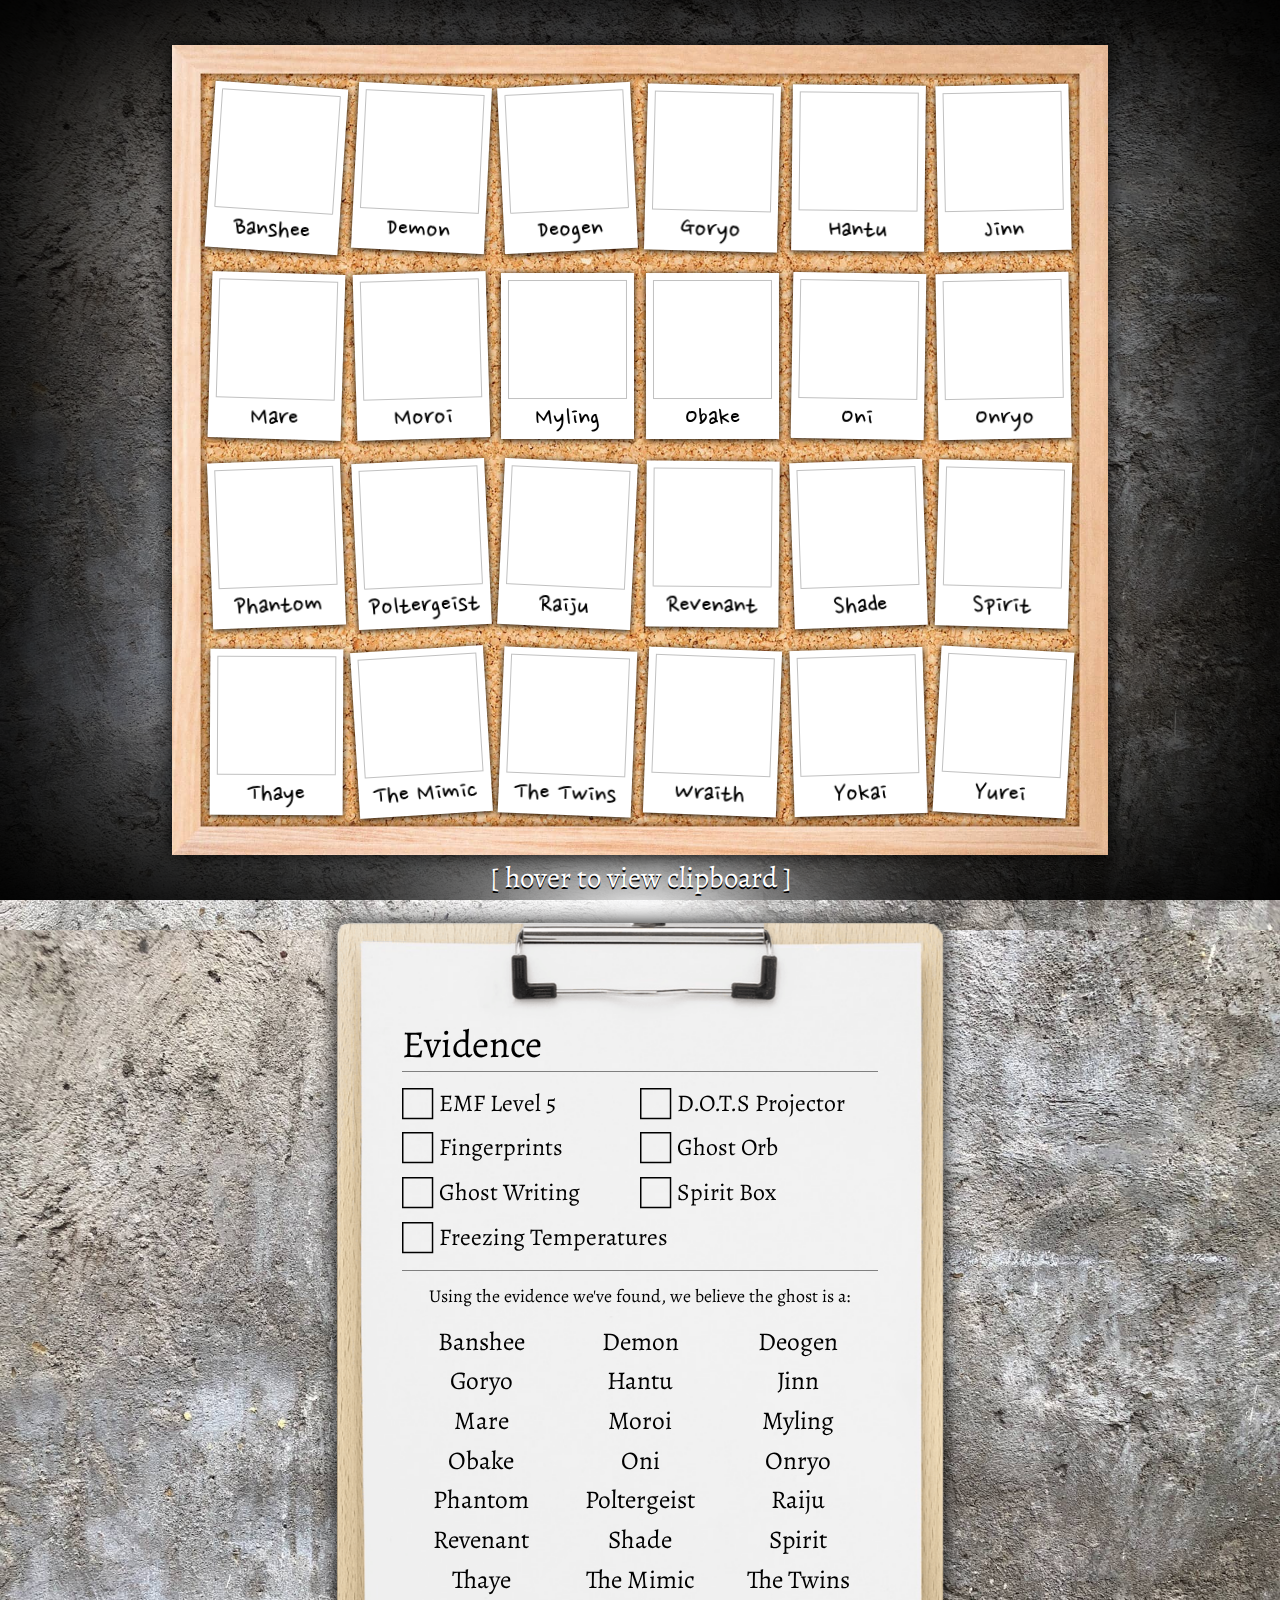
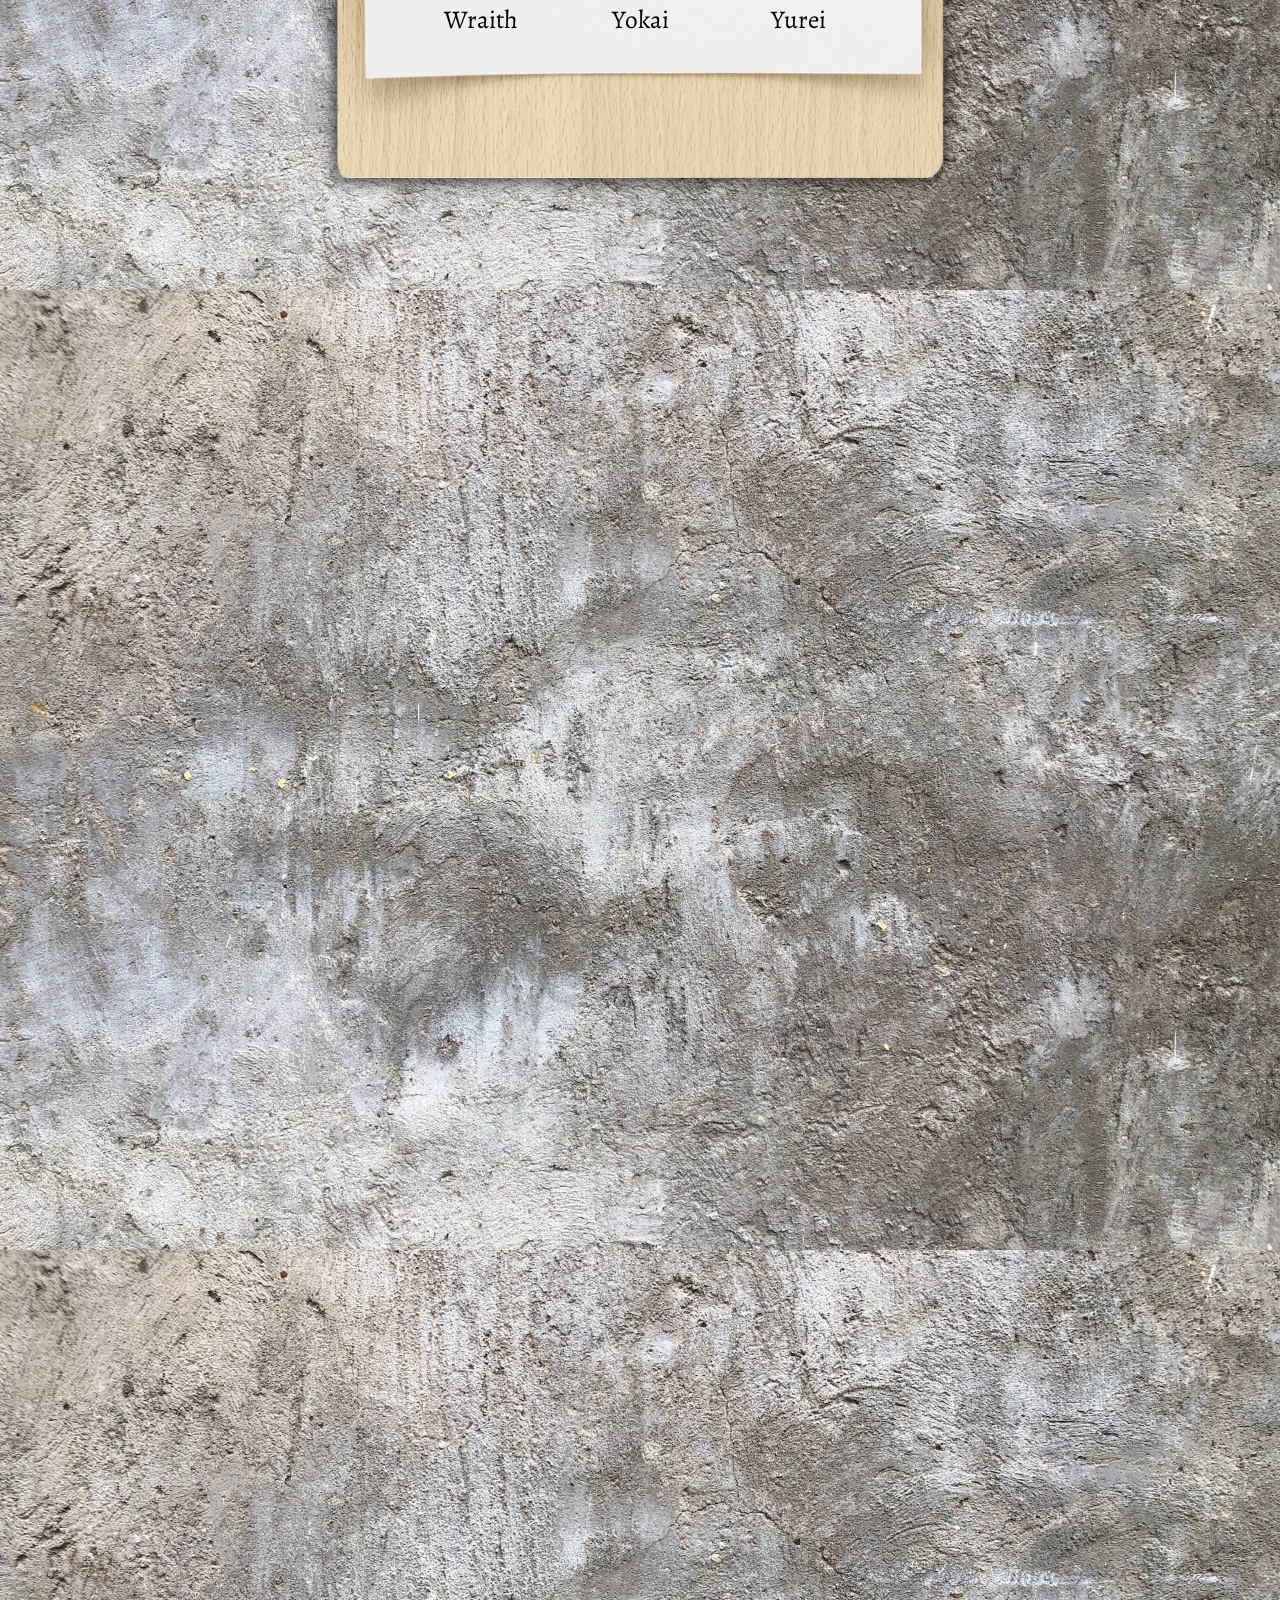
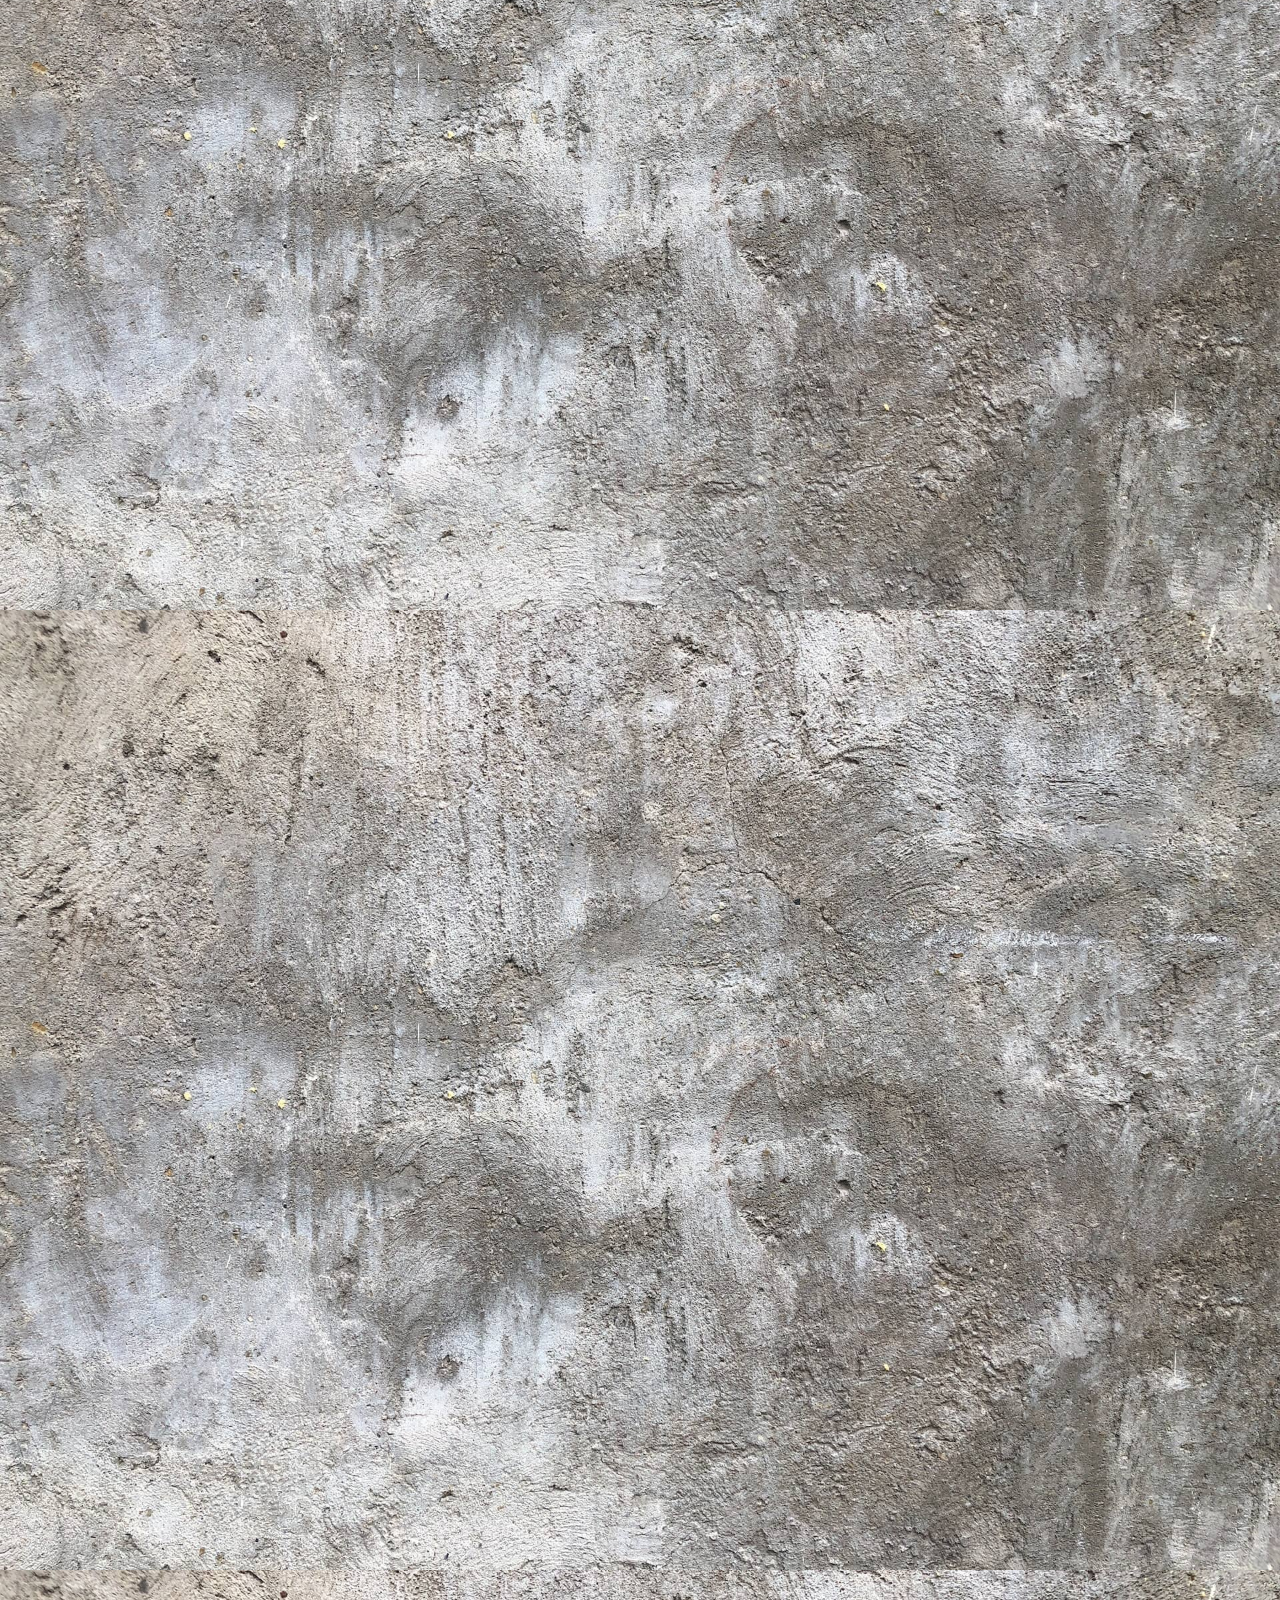
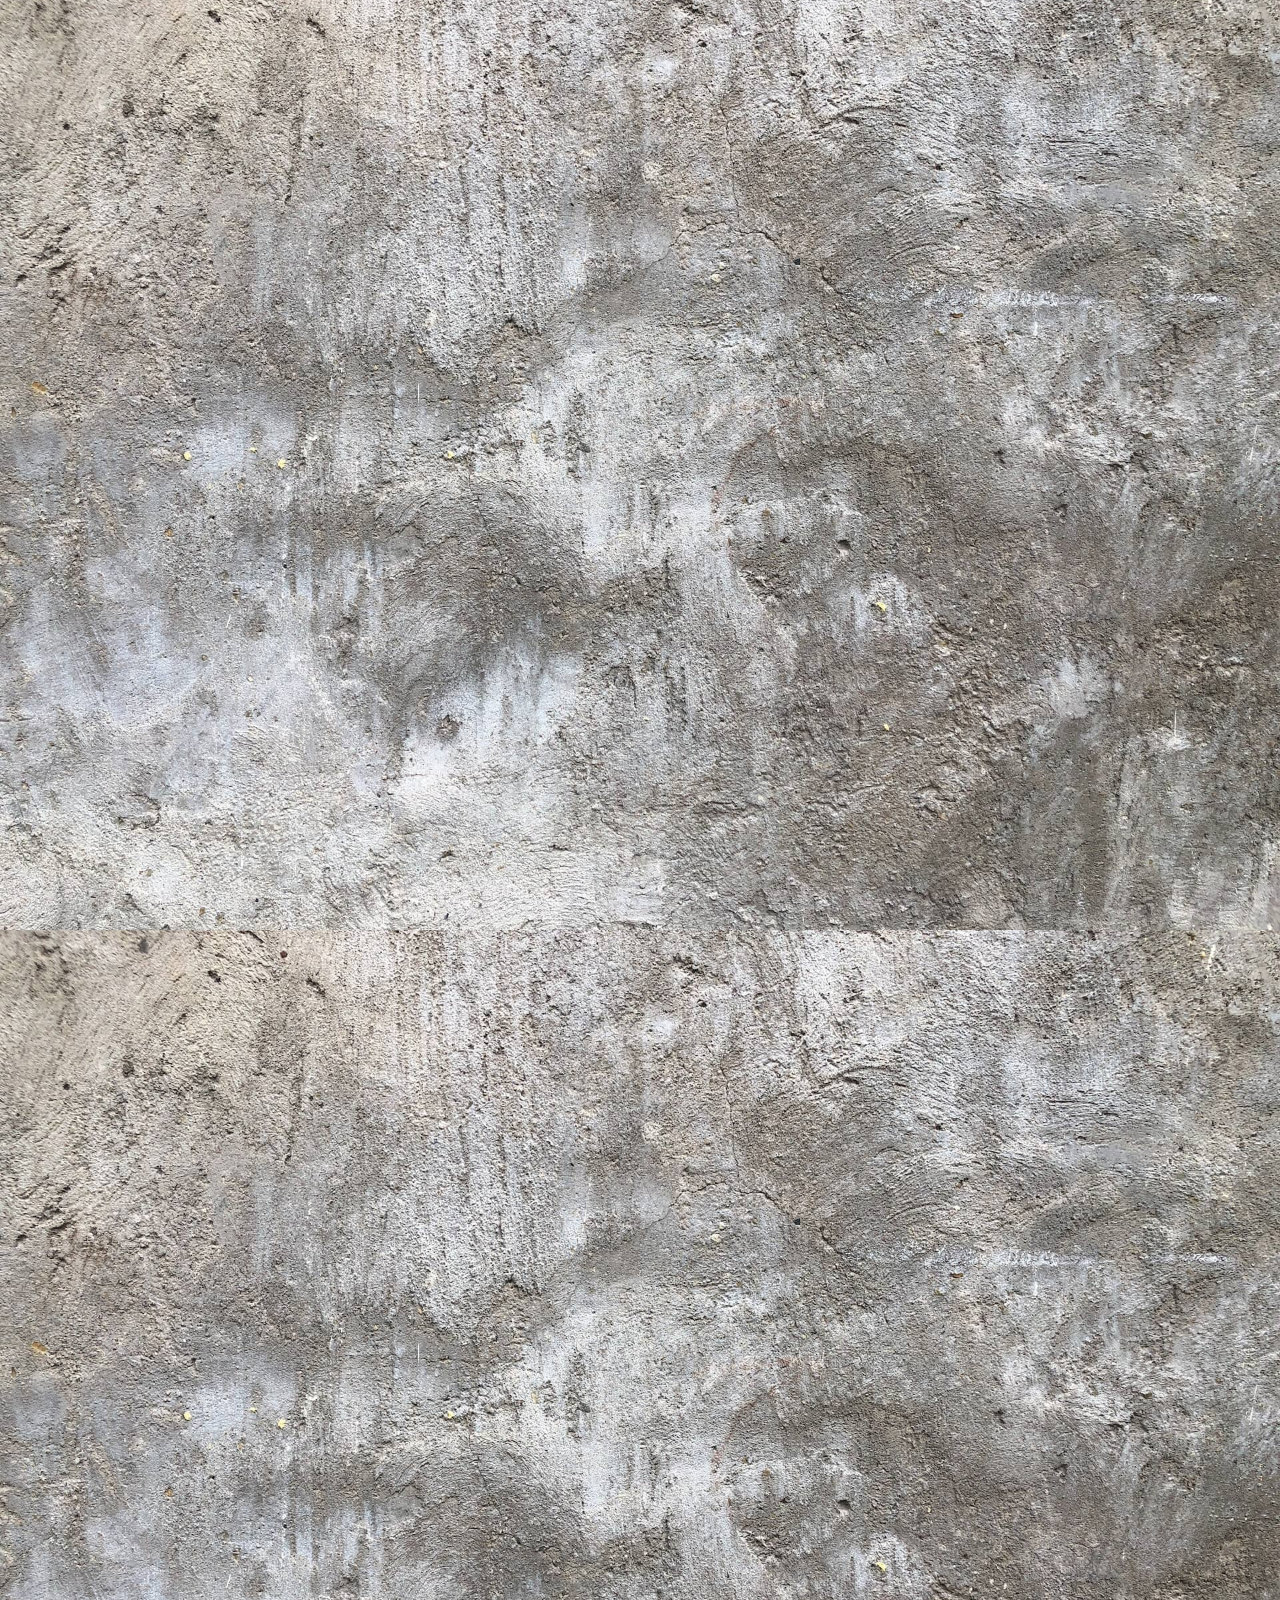
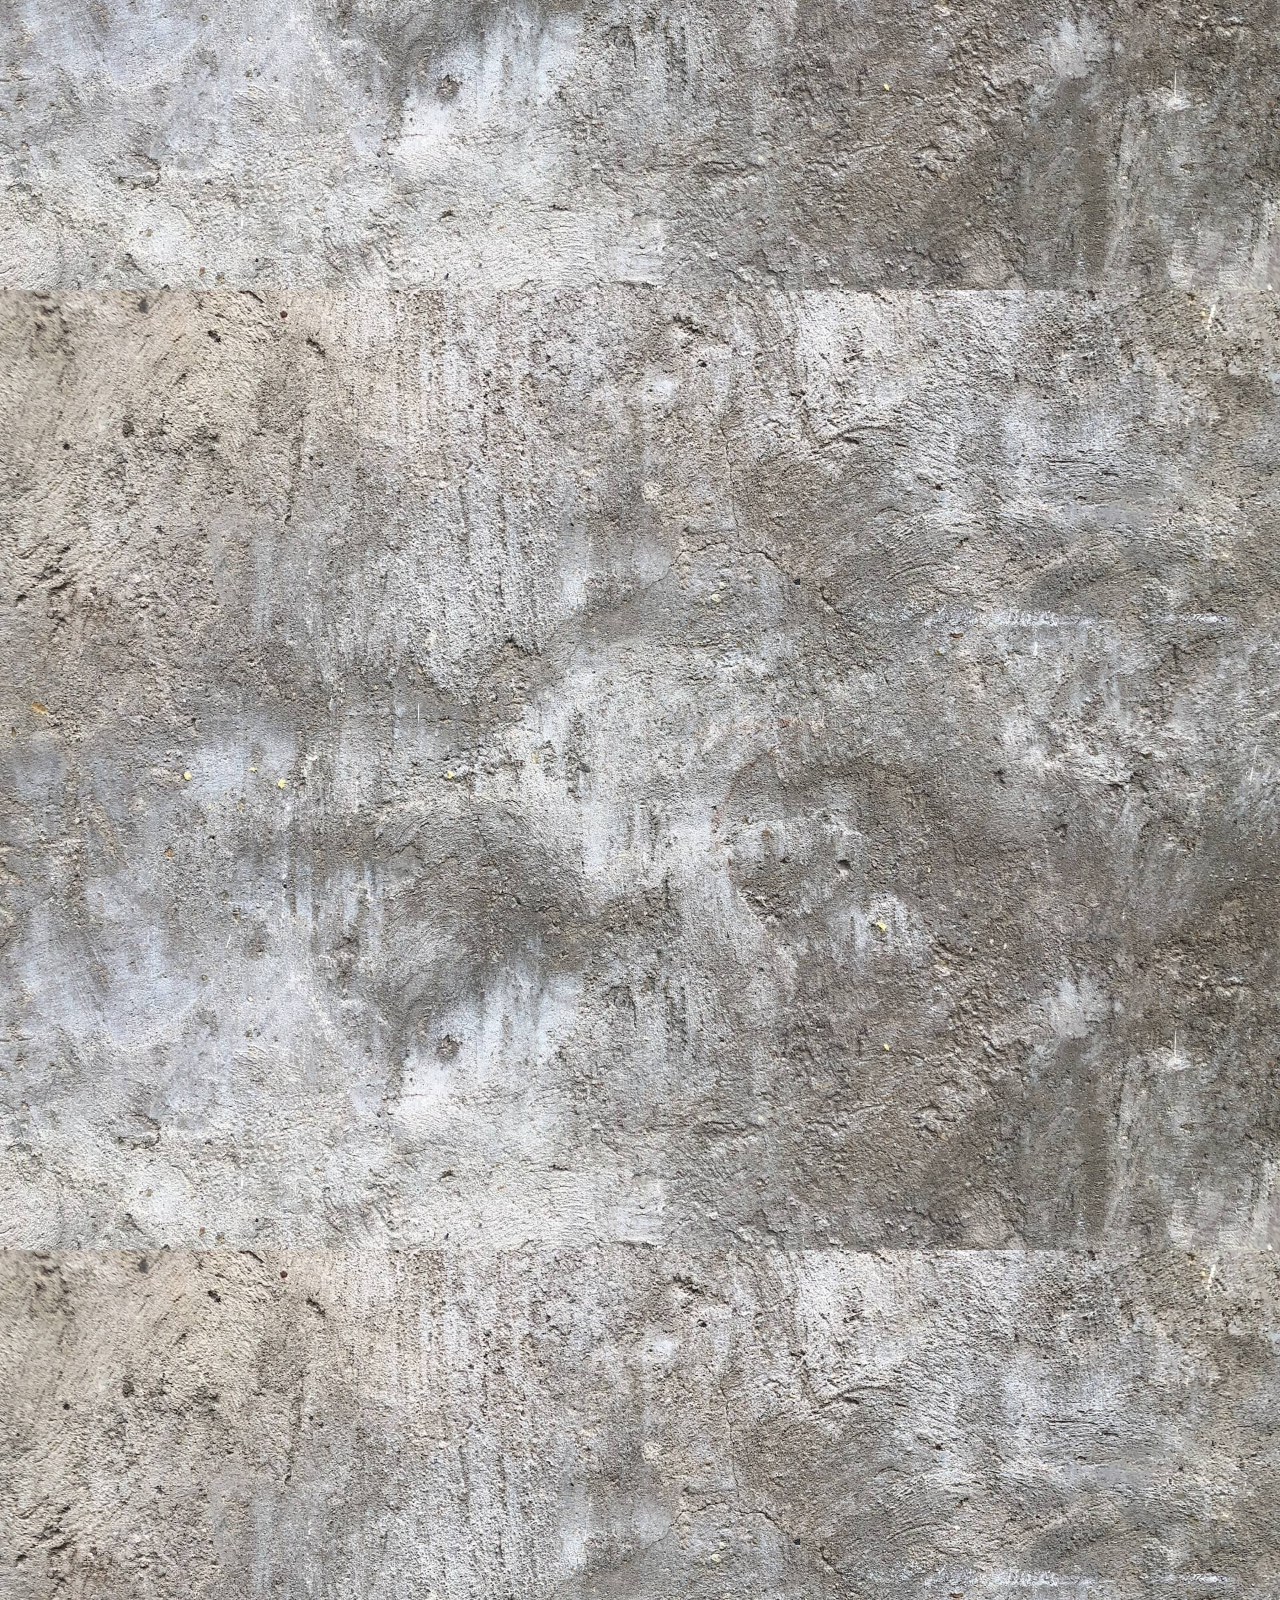
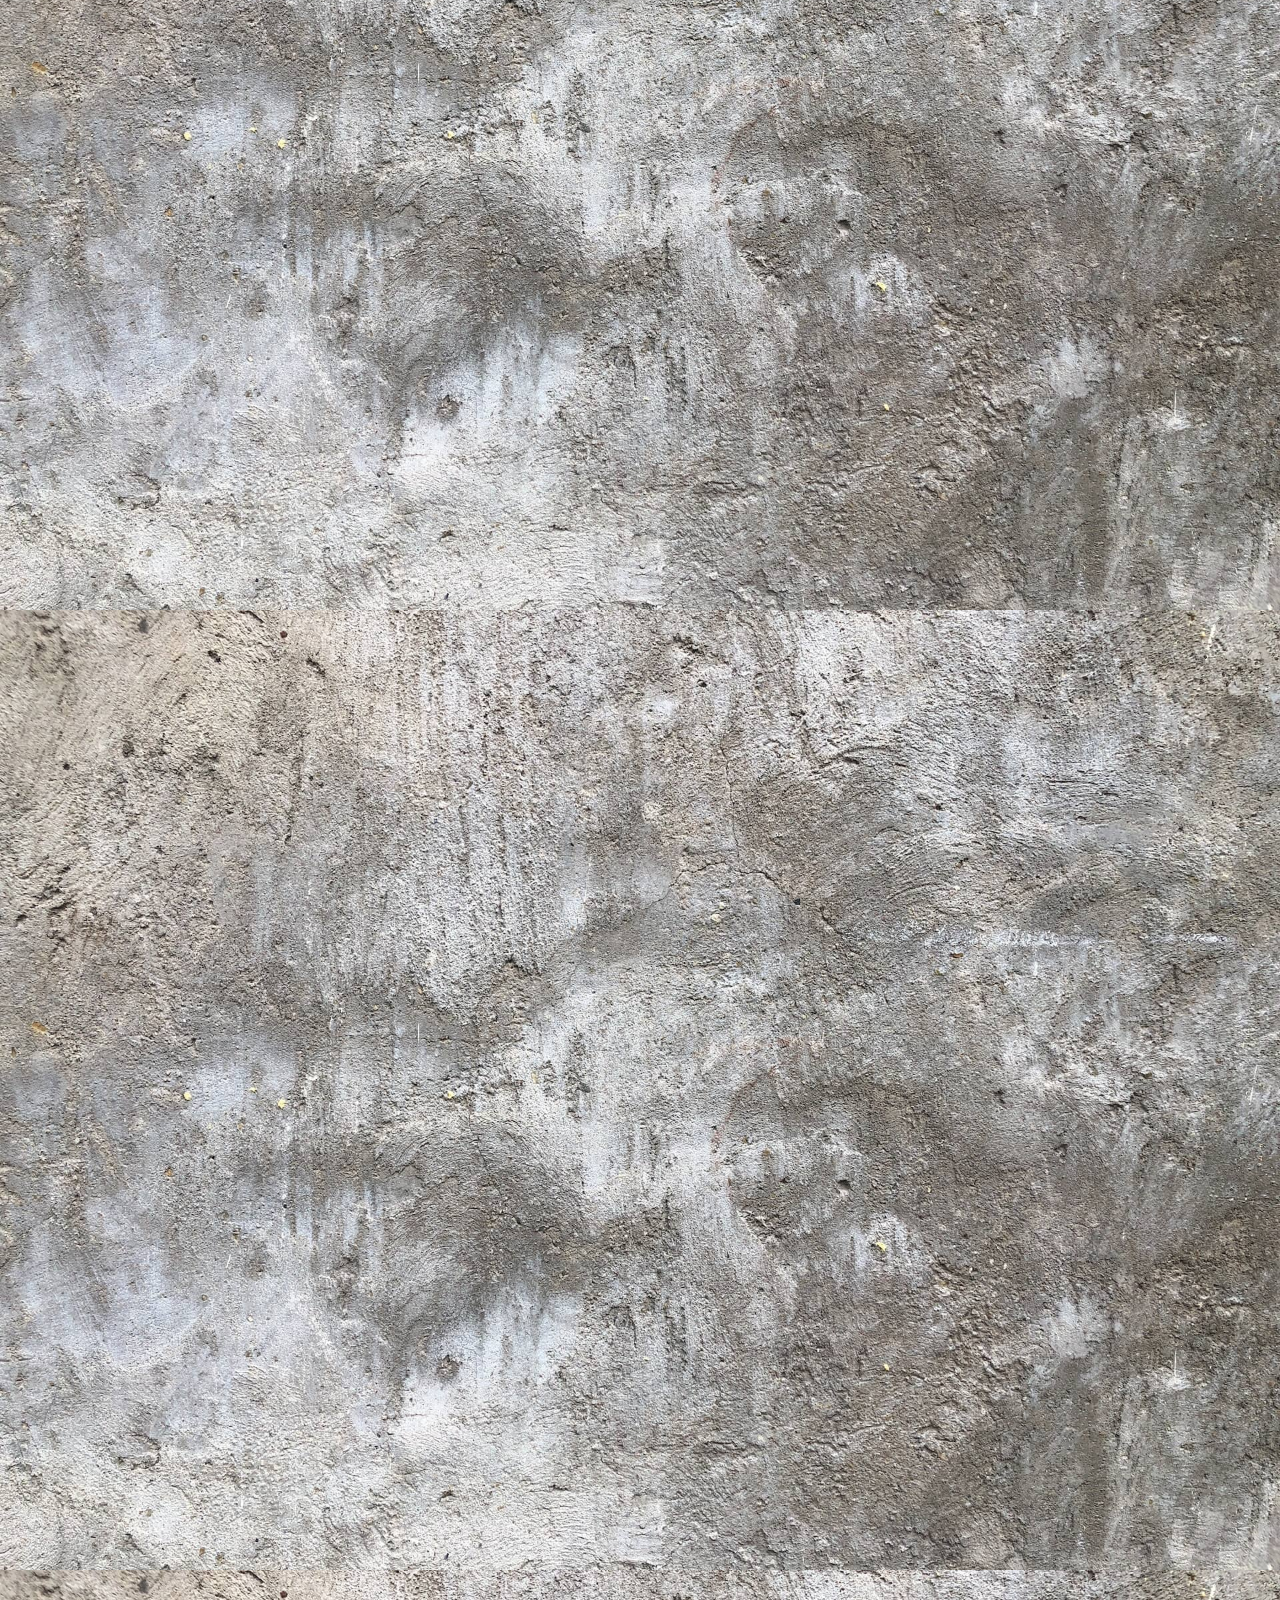
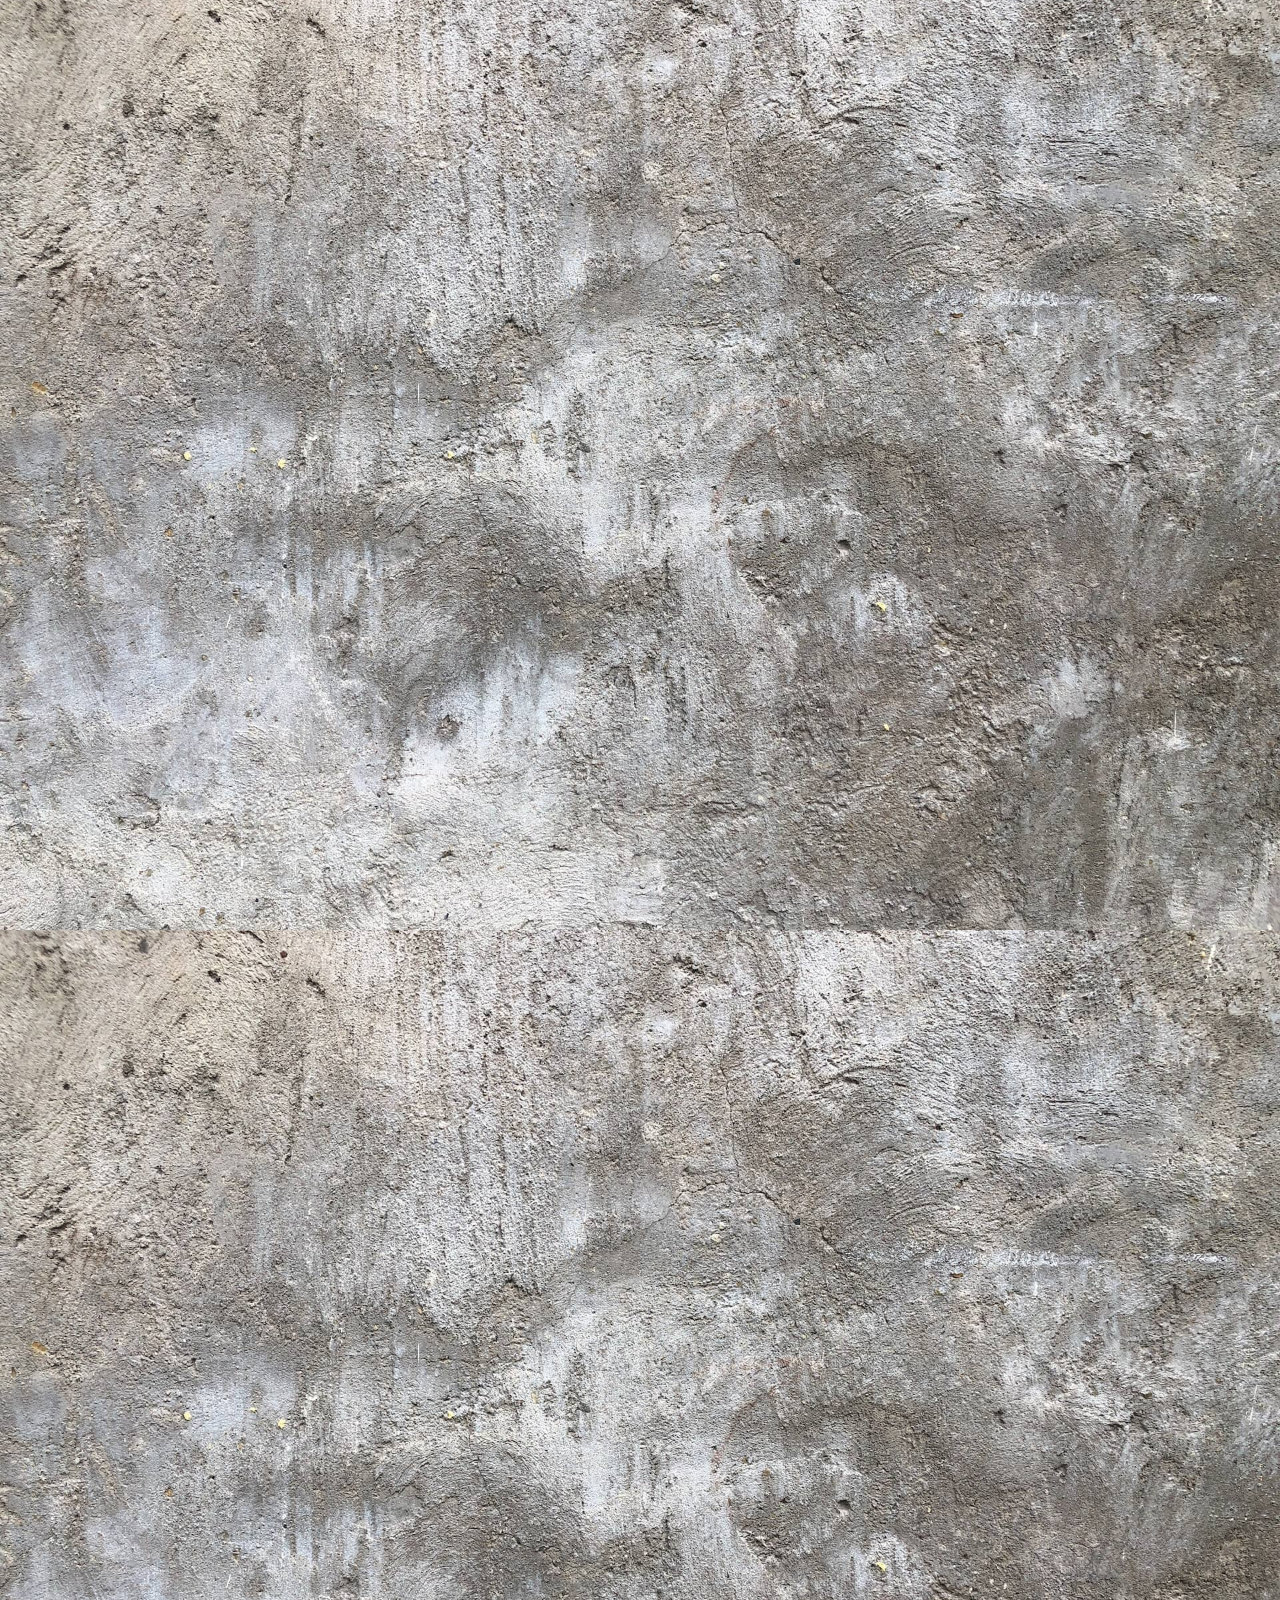
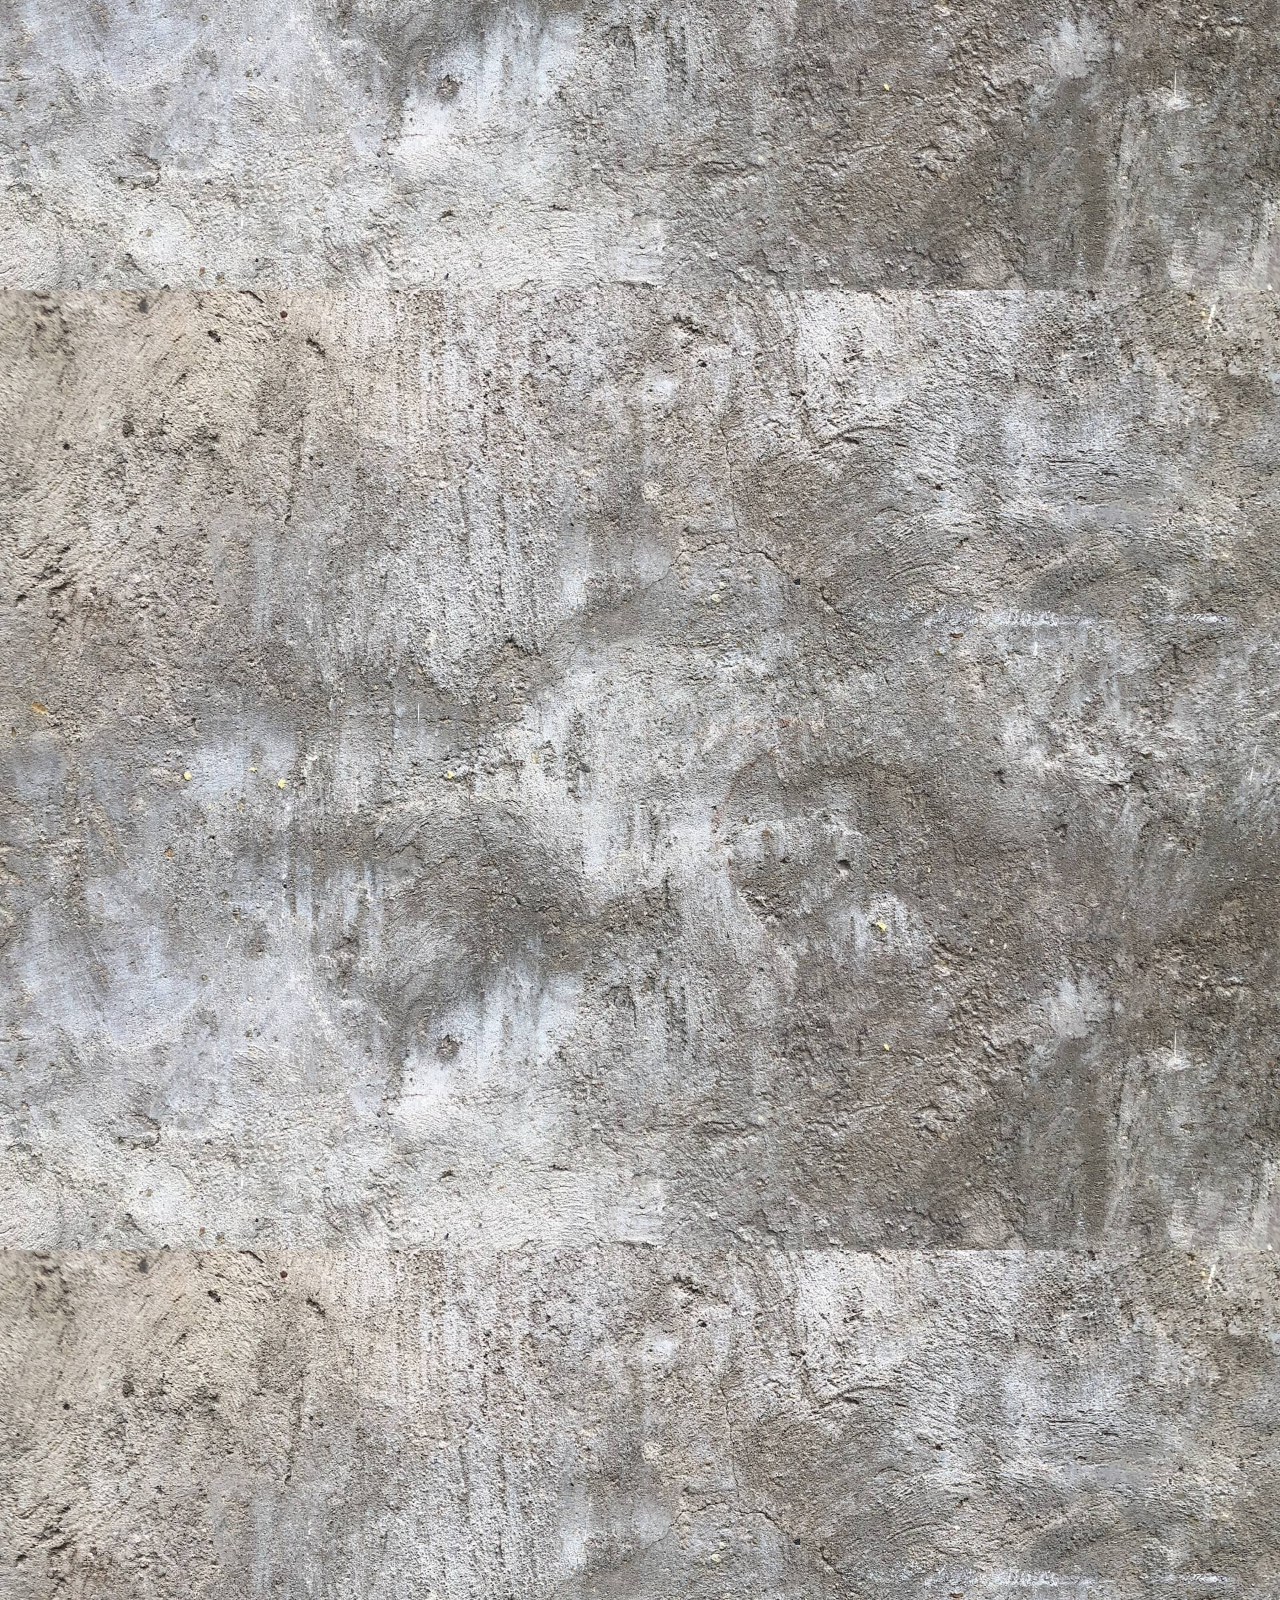
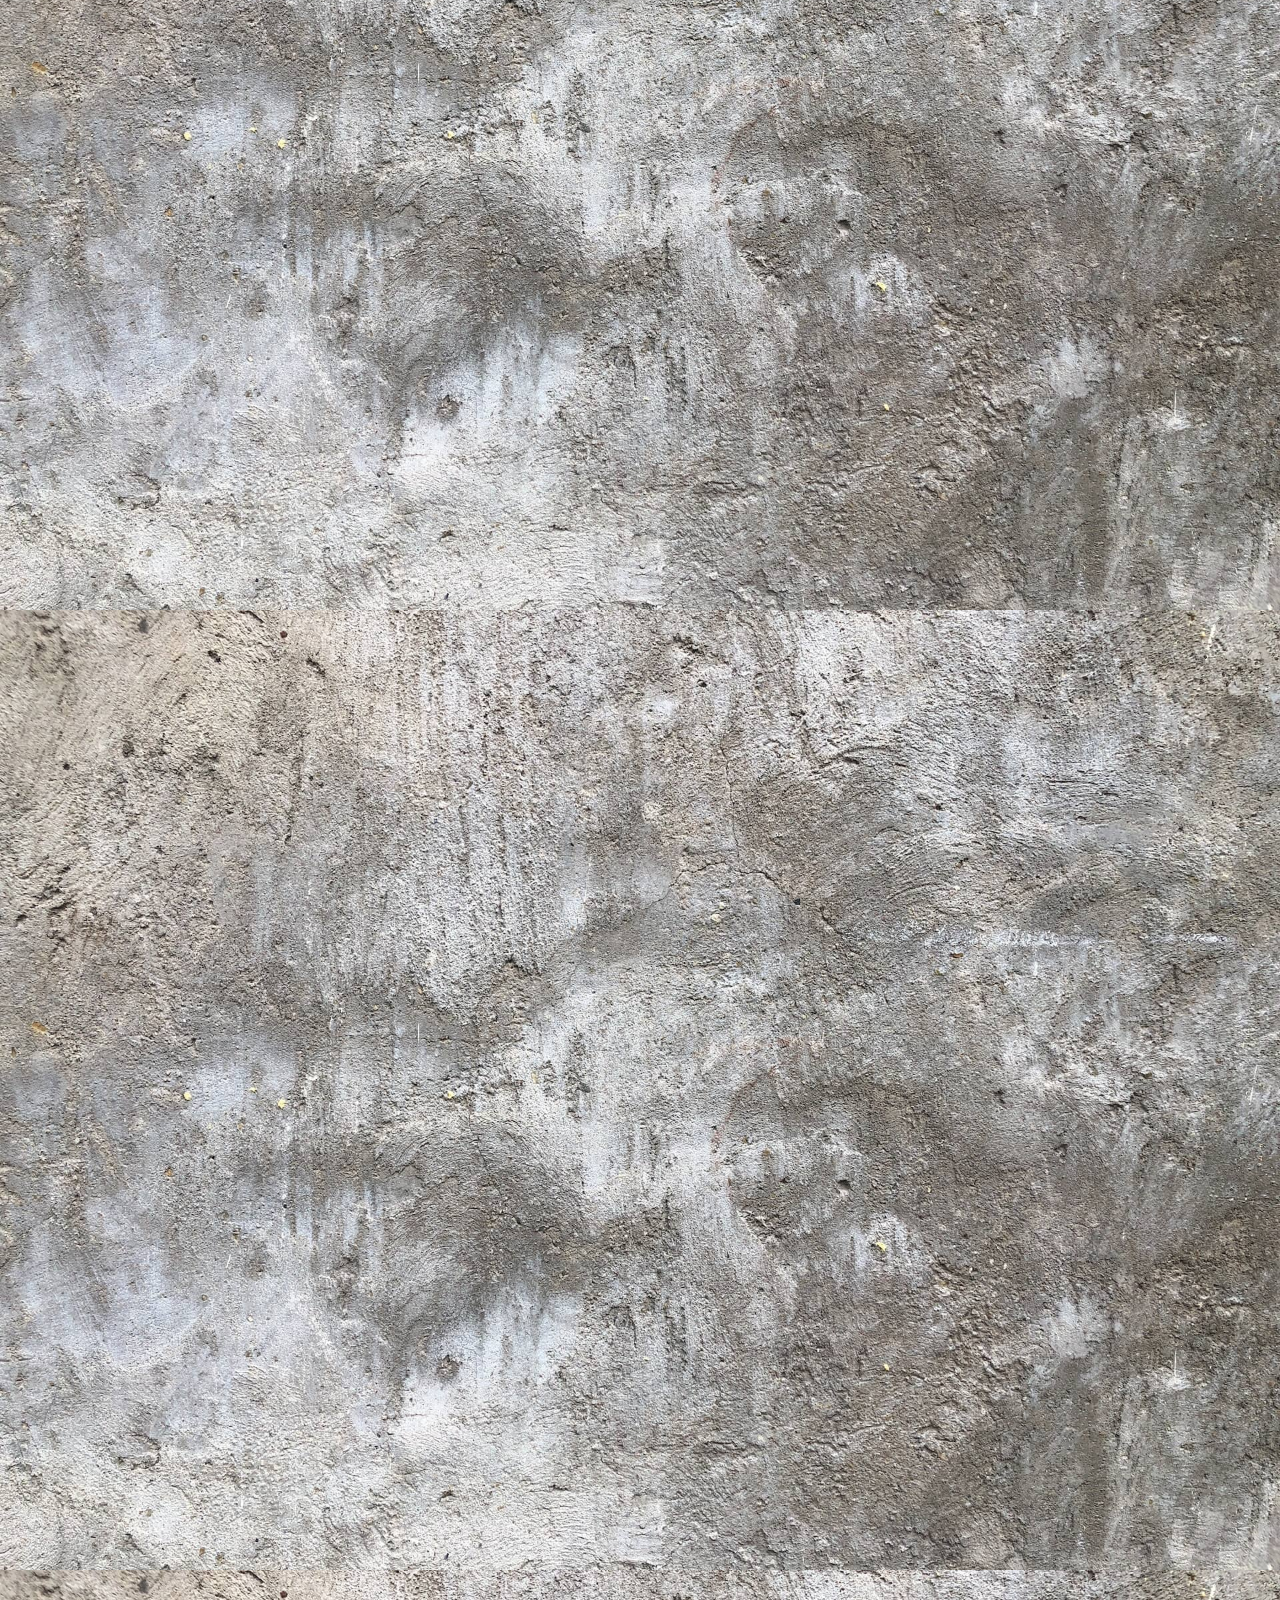
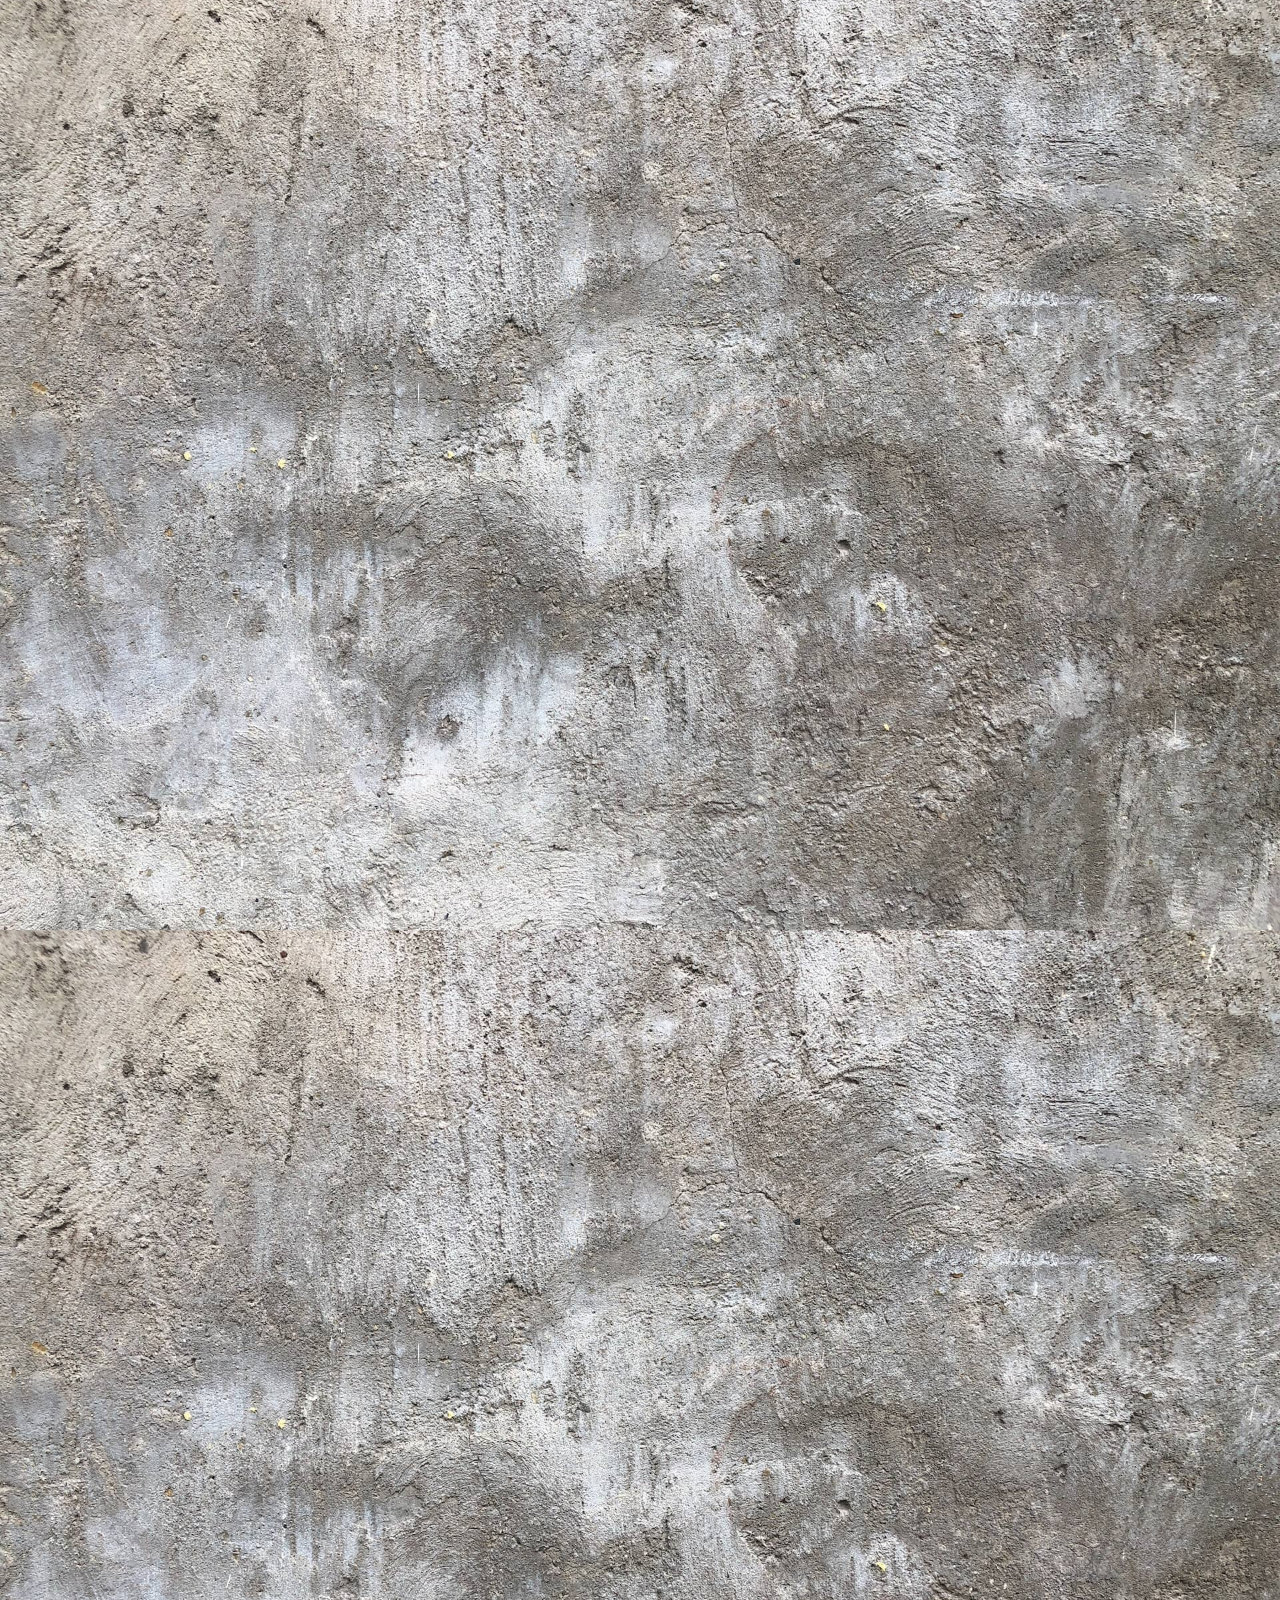
<file: hit-list/index.html>
<!DOCTYPE html>
<html lang="en">
<head>
	<meta charset="UTF-8">
	<meta http-equiv="X-UA-Compatible" content="IE=edge">
	<meta name="viewport" content="width=device-width, initial-scale=1.0">
	<title>Hit List</title>
	<link rel="preconnect" href="https://fonts.googleapis.com">
	<link rel="preconnect" href="https://fonts.gstatic.com" crossorigin>
	<link rel="stylesheet" href="https://fonts.googleapis.com/css2?family=Alegreya&family=Finger+Paint&family=Martian+Mono:wght@100&family=Nanum+Pen+Script&display=swap">
	<link rel="stylesheet" href="Styles/main.css">
	<link rel="stylesheet" href="Styles/photo.css">
	<link rel="stylesheet" href="Styles/clipboard.css">
	<script type="module" src="Scripts/main.js"></script>
</head>
<body>
	<div id="board" class="container">
		<div></div>
	</div>
	<div id="clipboard" class="container">
		<div>
			<h1></h1>
			<hr>
			<div id="evidence"></div>
			<hr>
			<span></span>
			<div id="ghosts"></div>
		</div>
	</div>
	<div id="view-clipboard"></div>
</body>
</html>
</file>
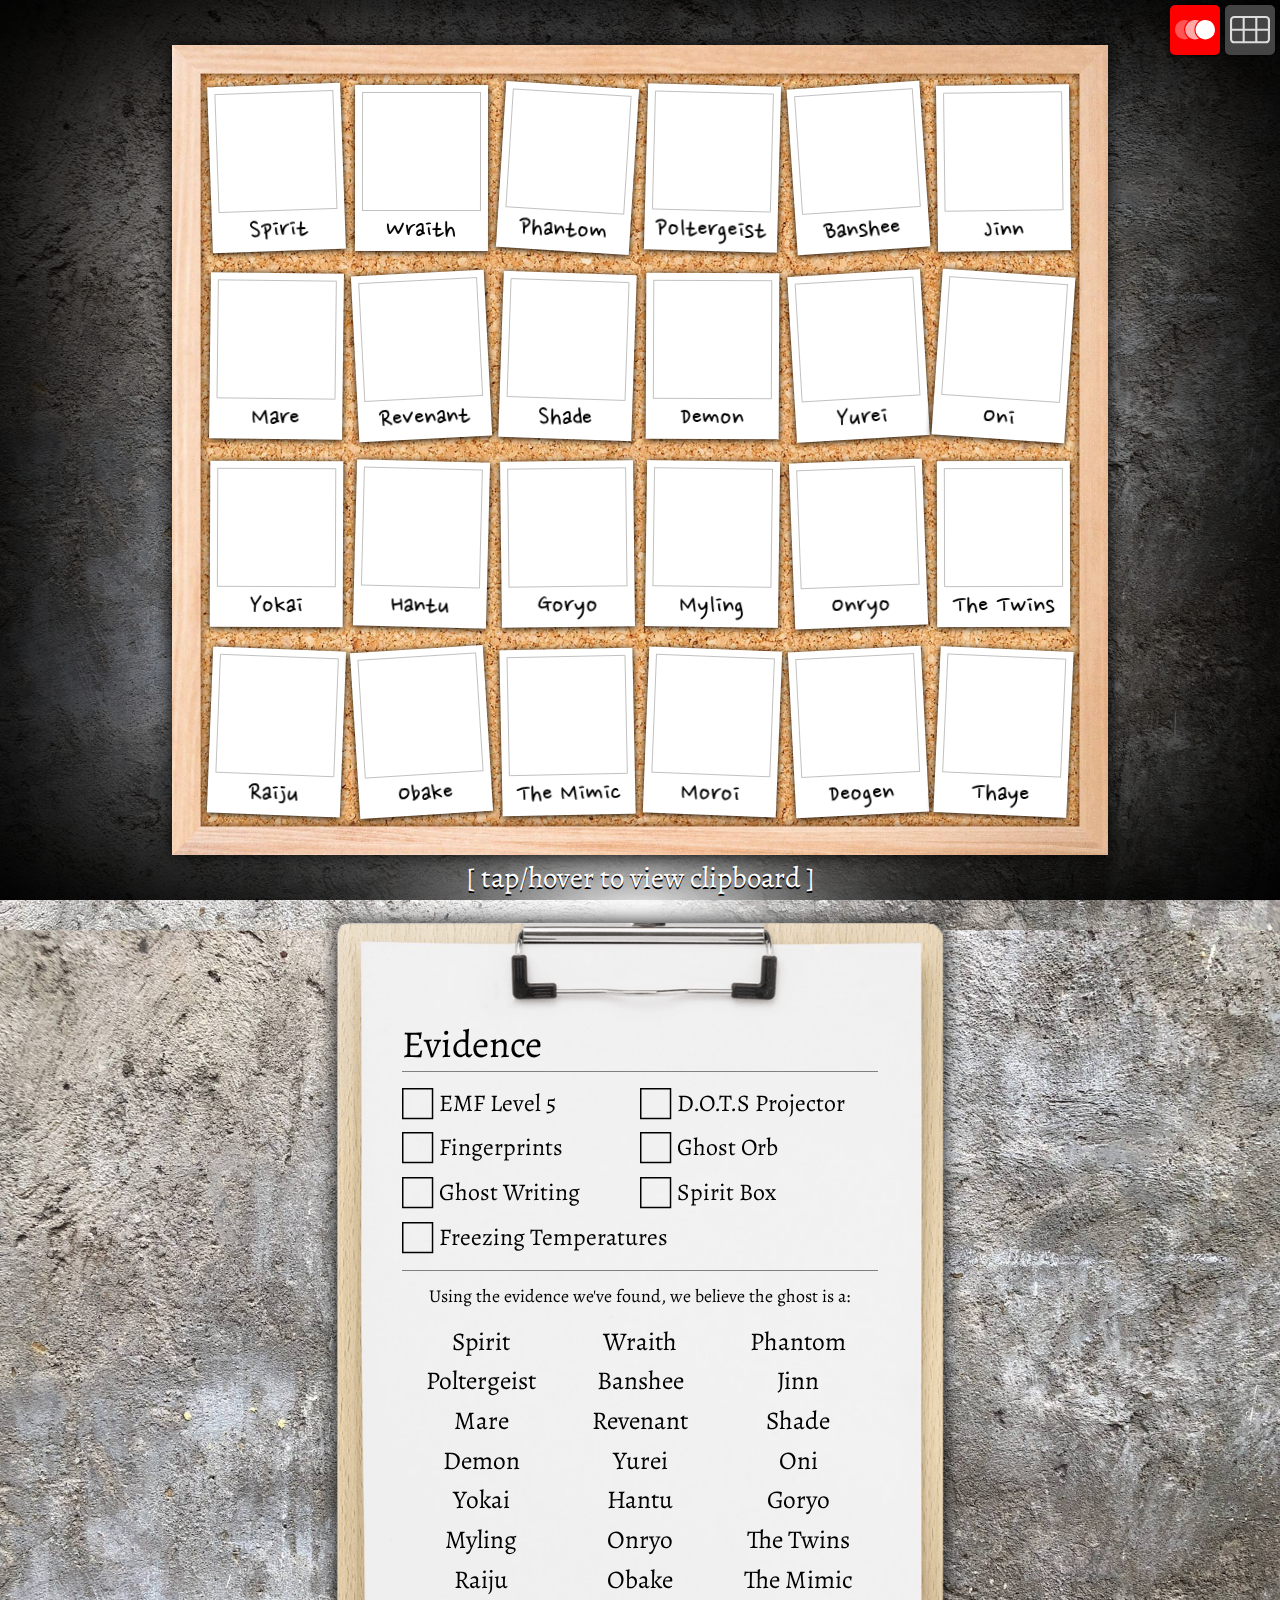
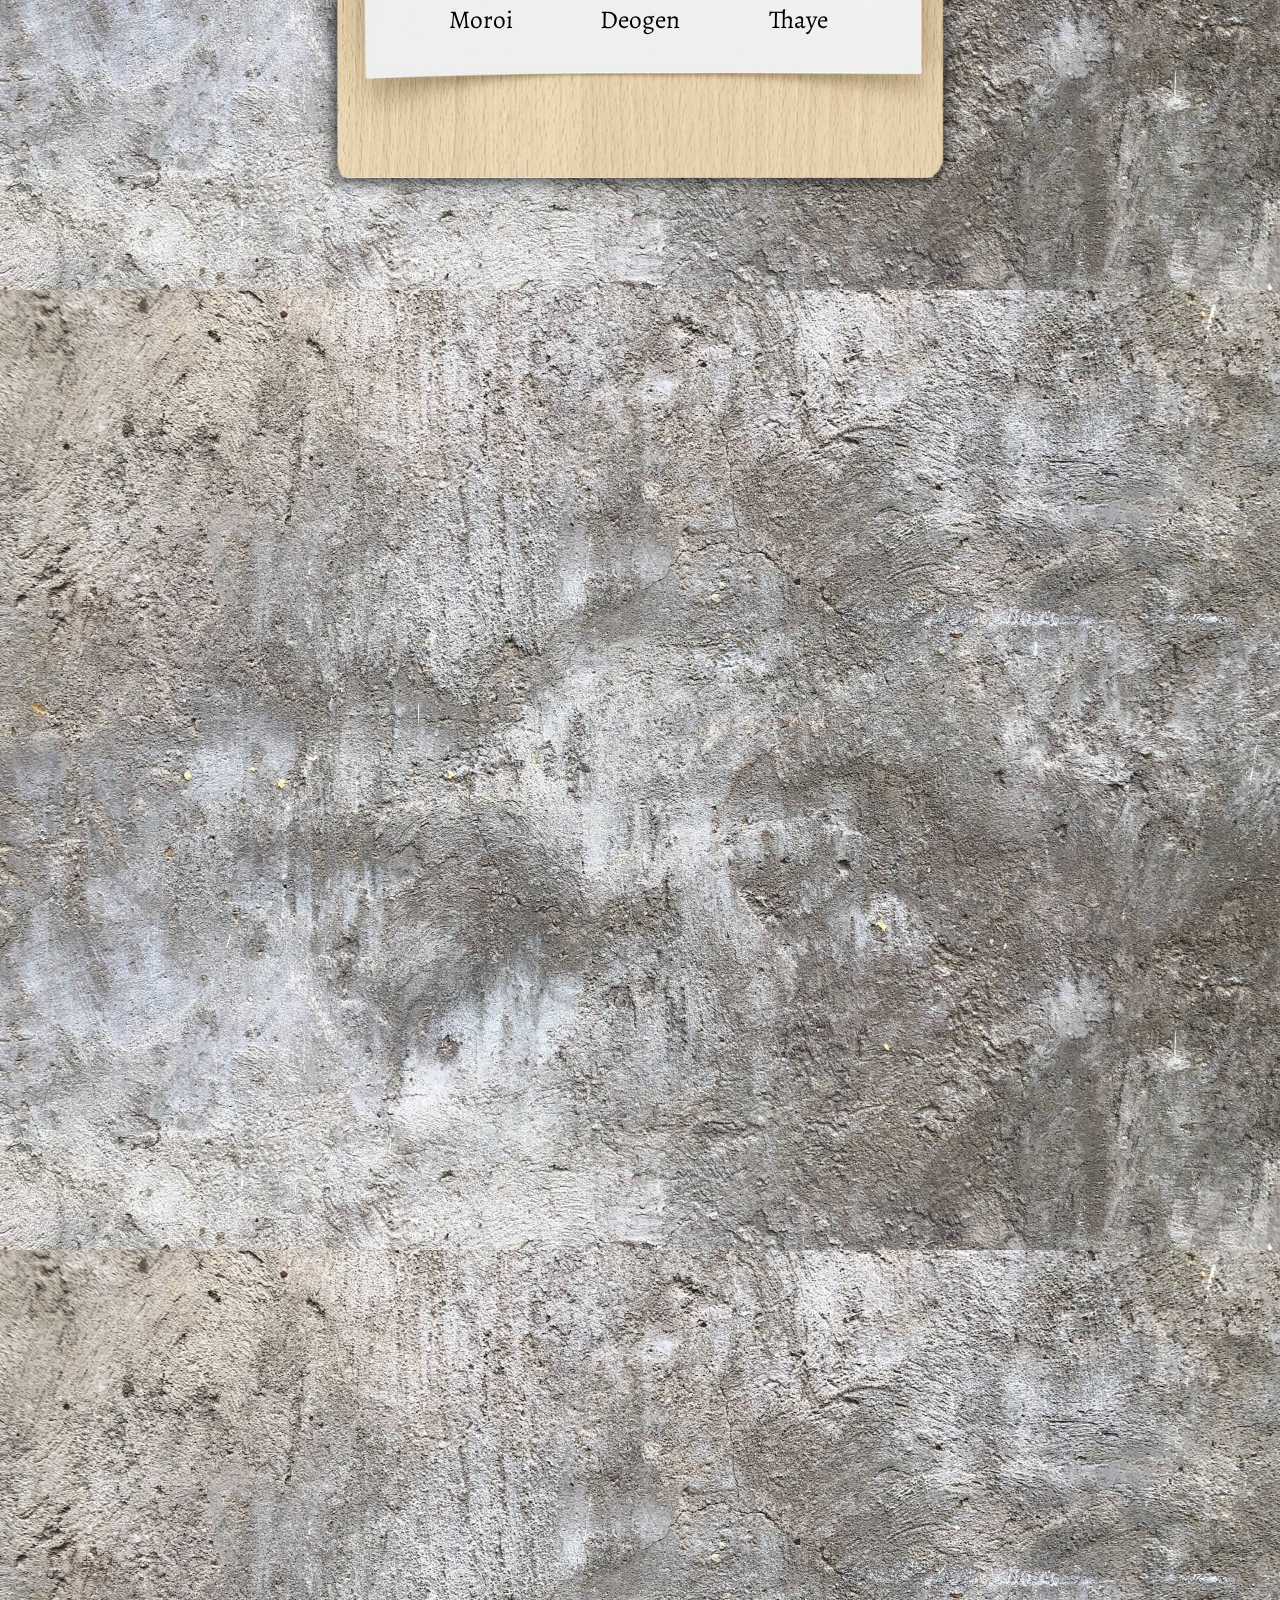
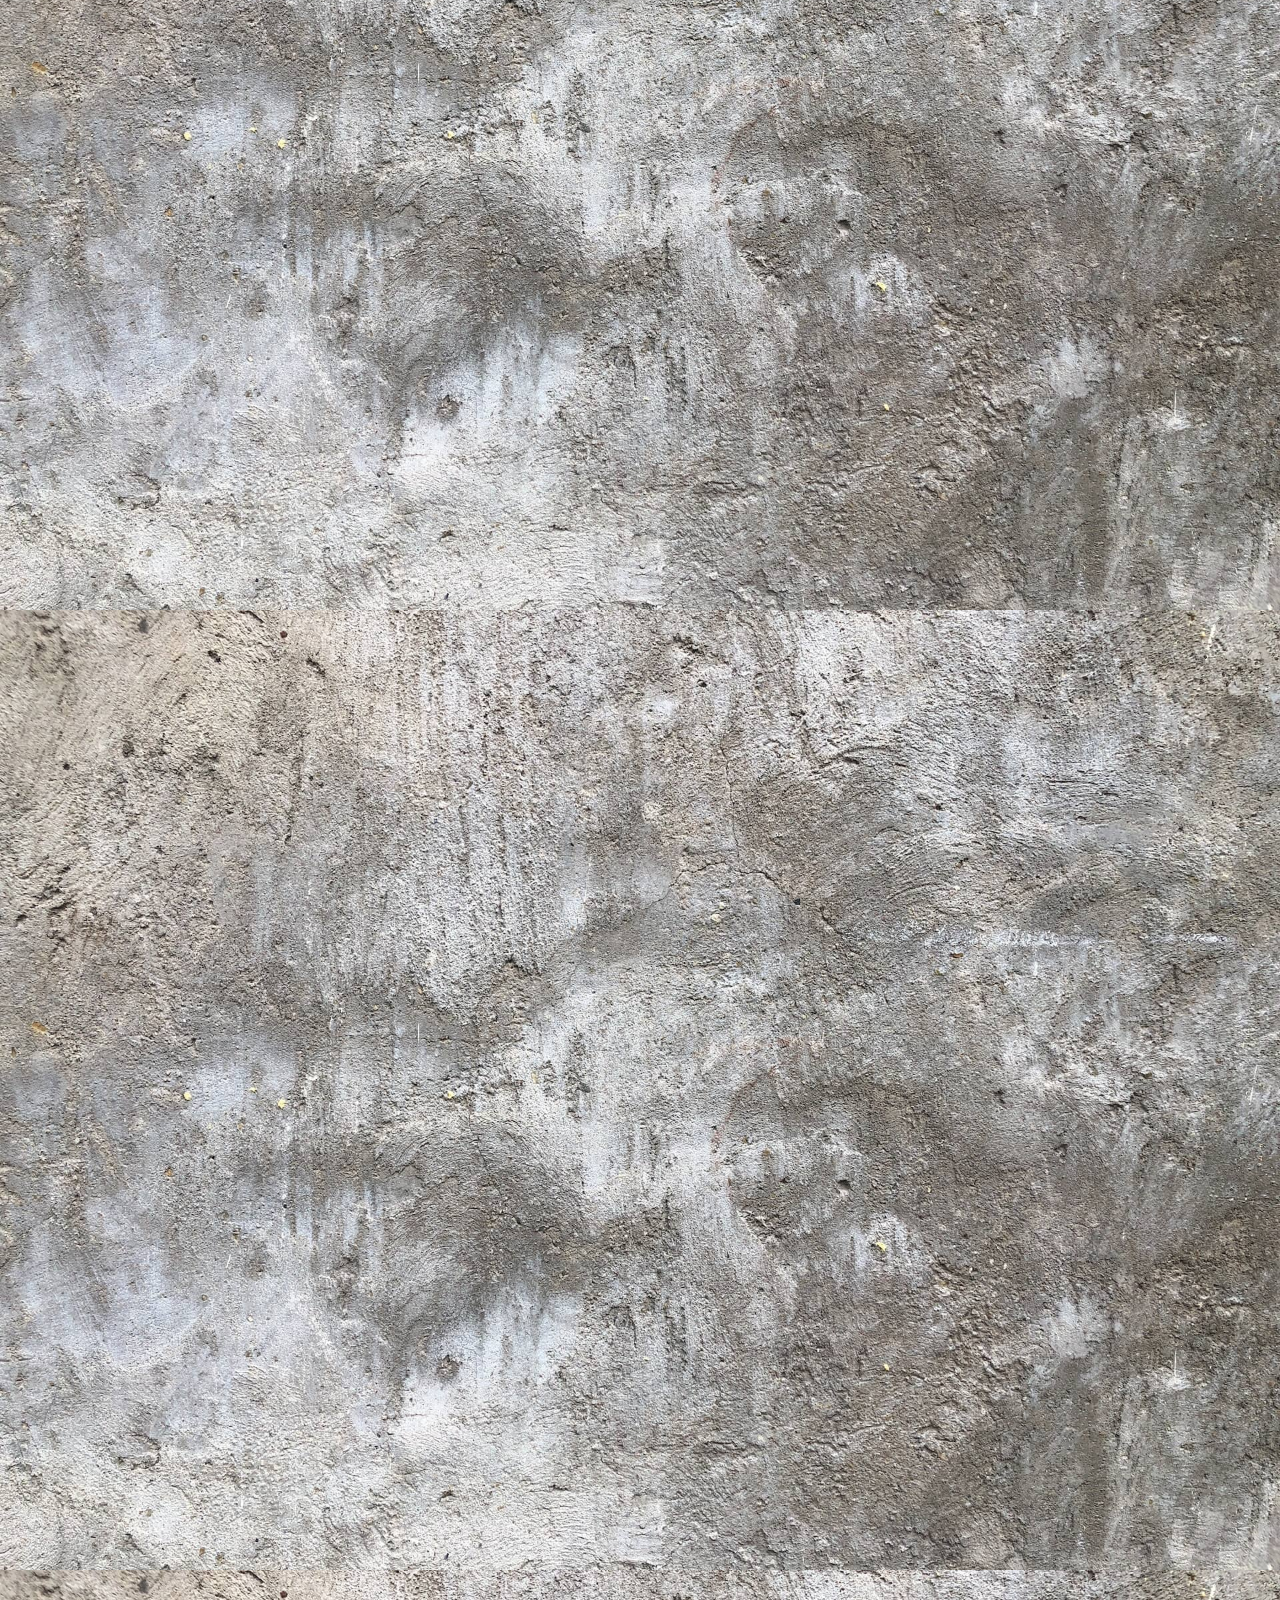
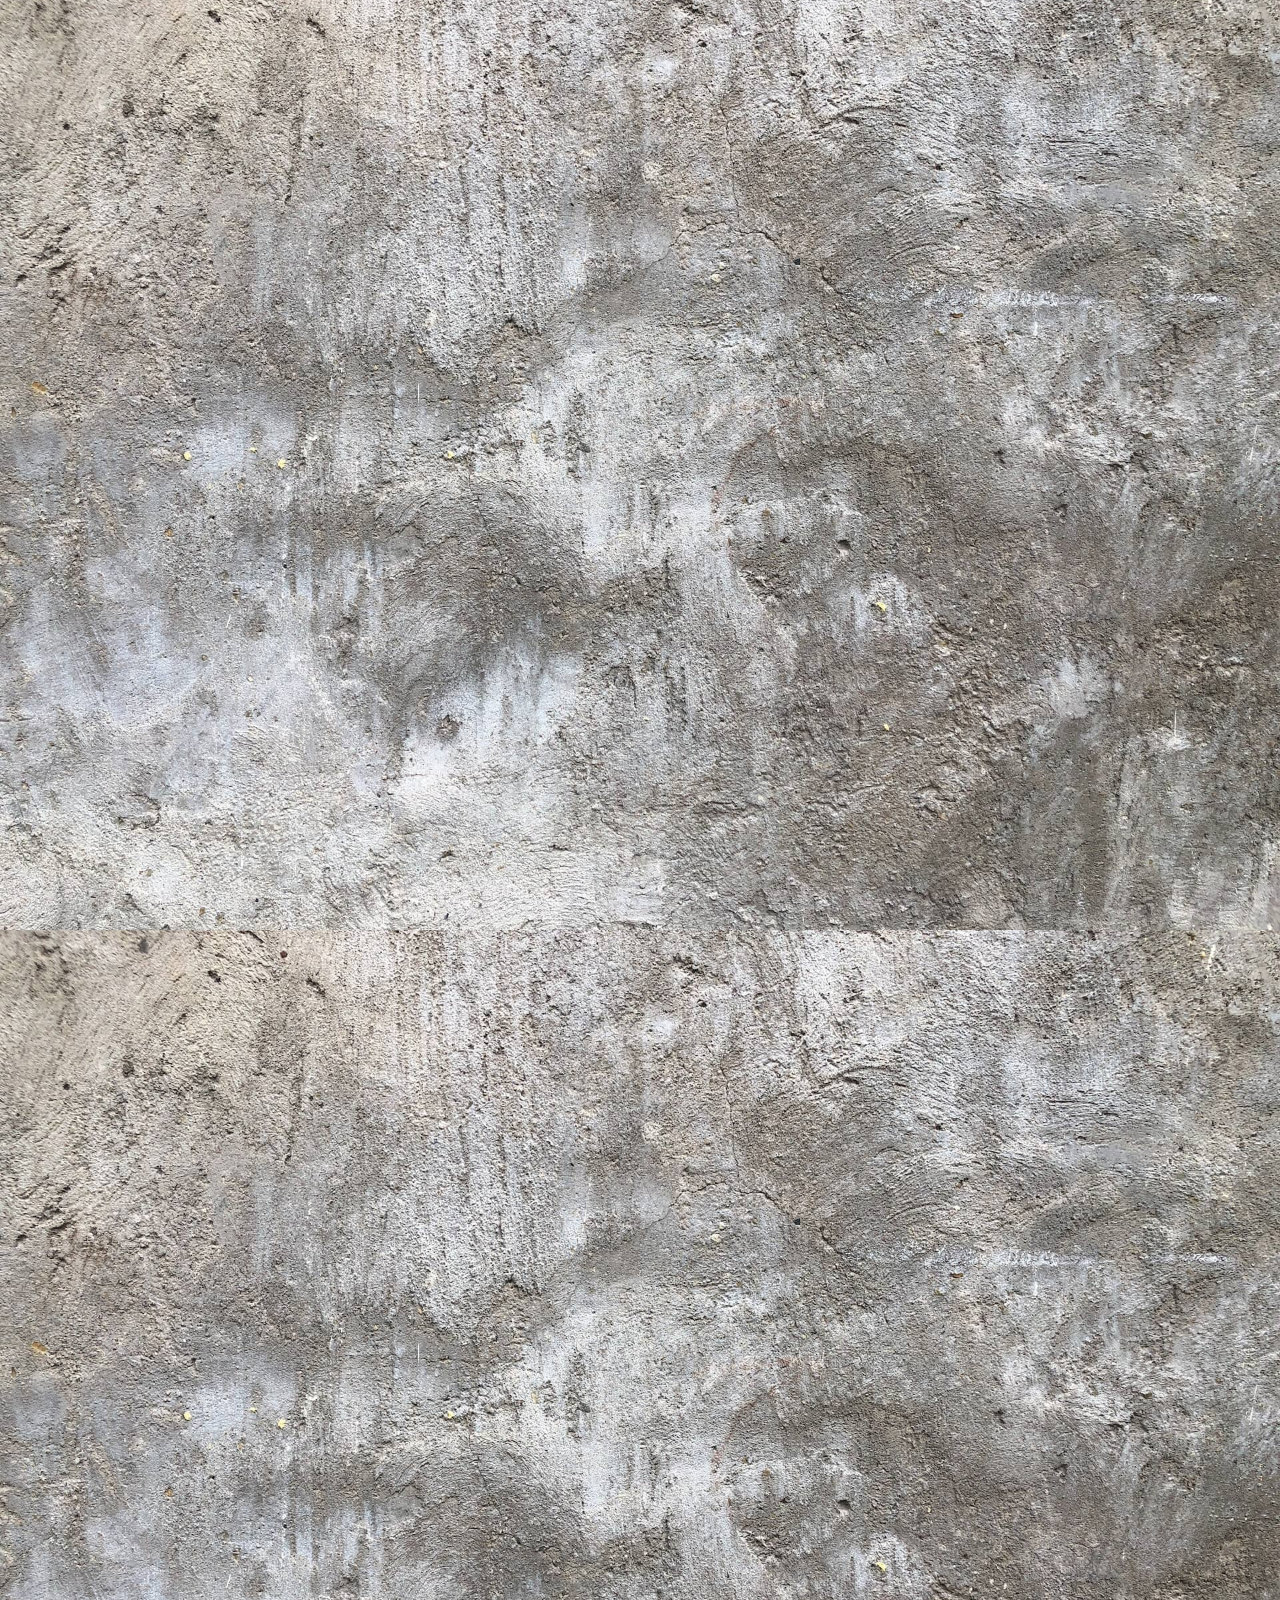
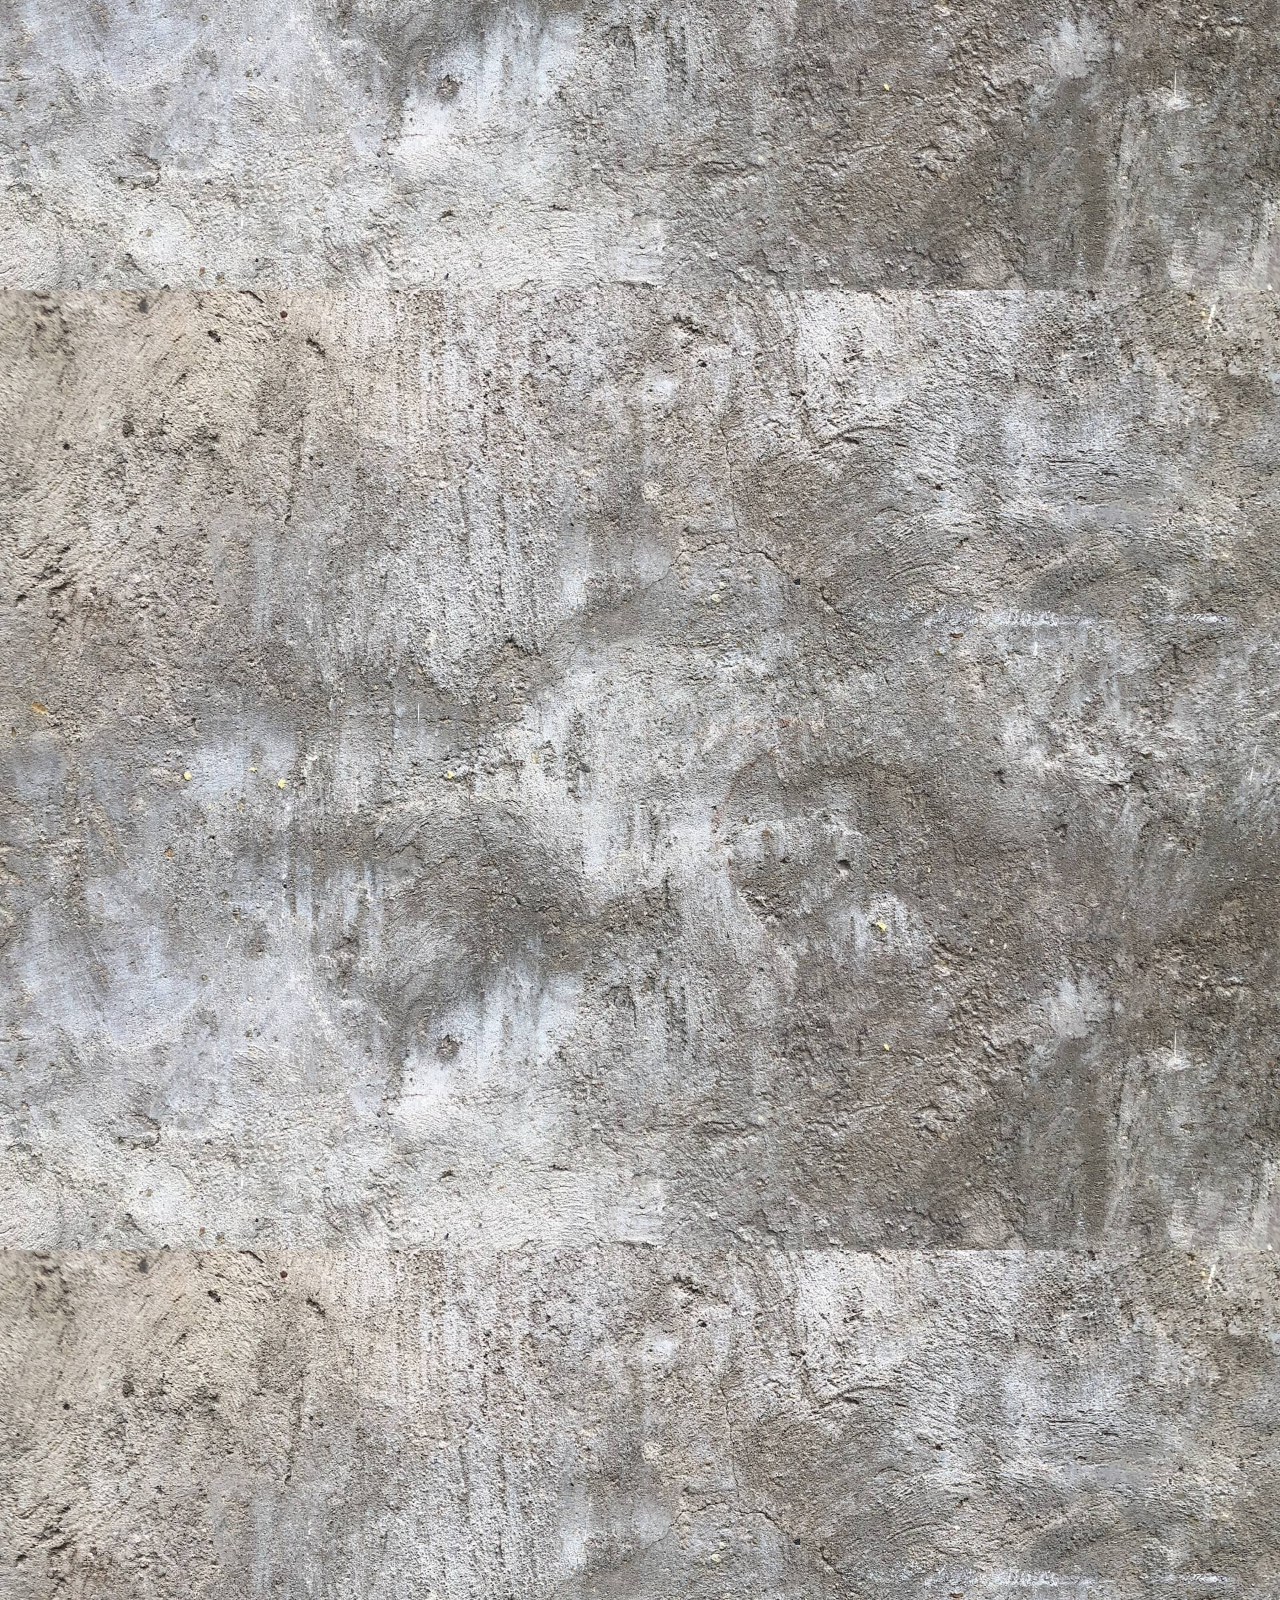
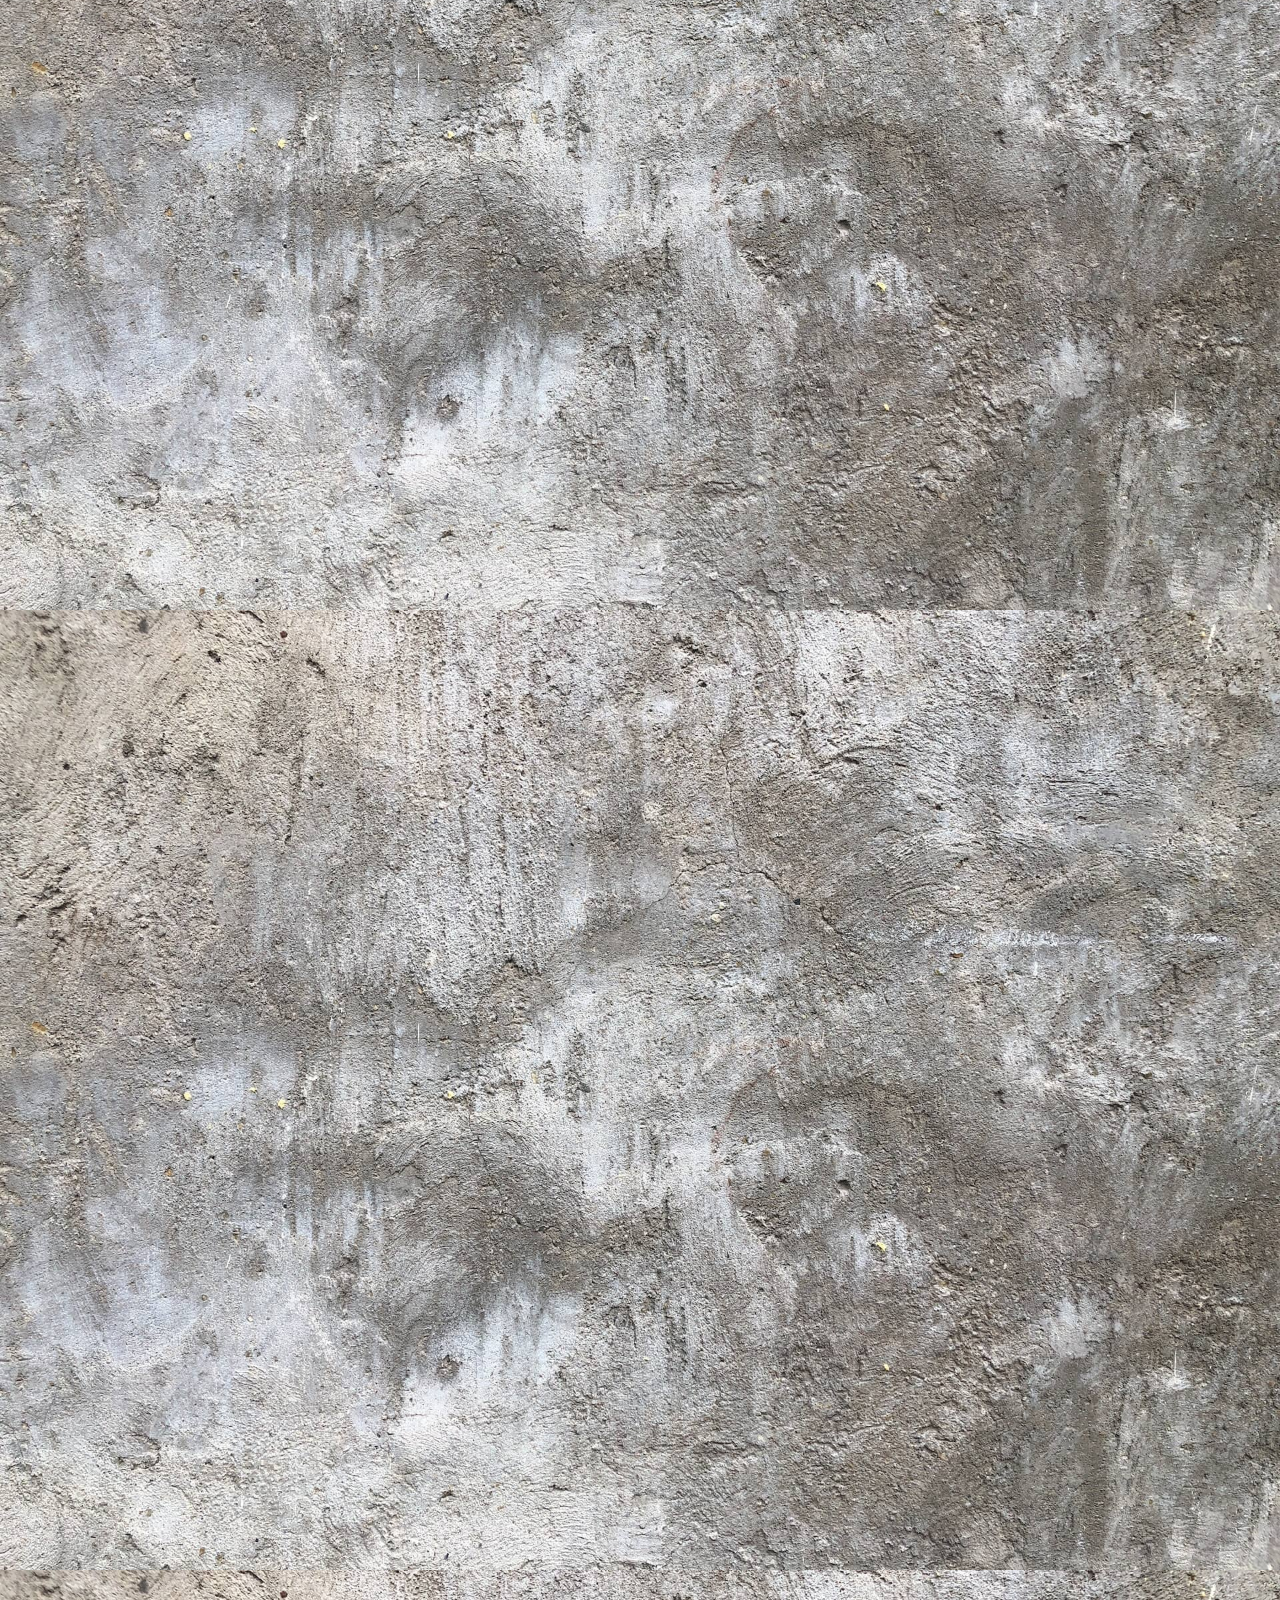
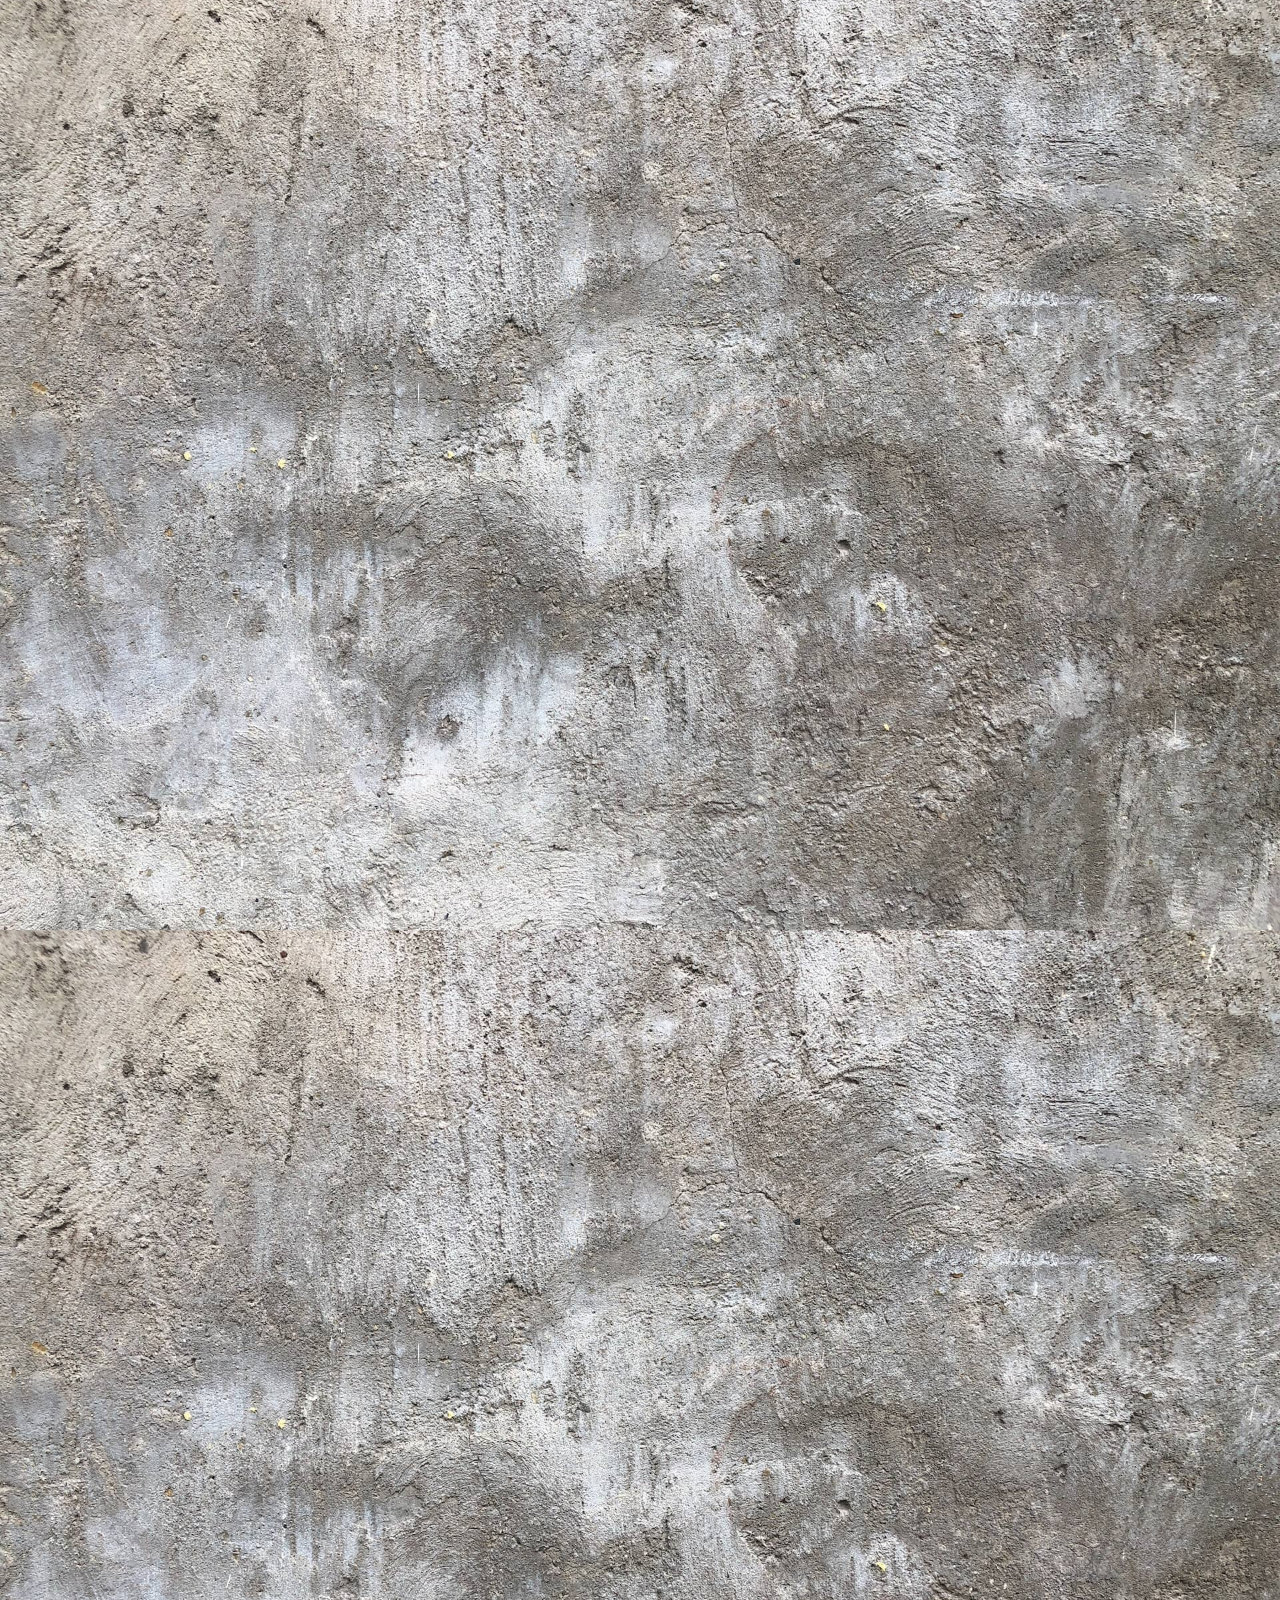
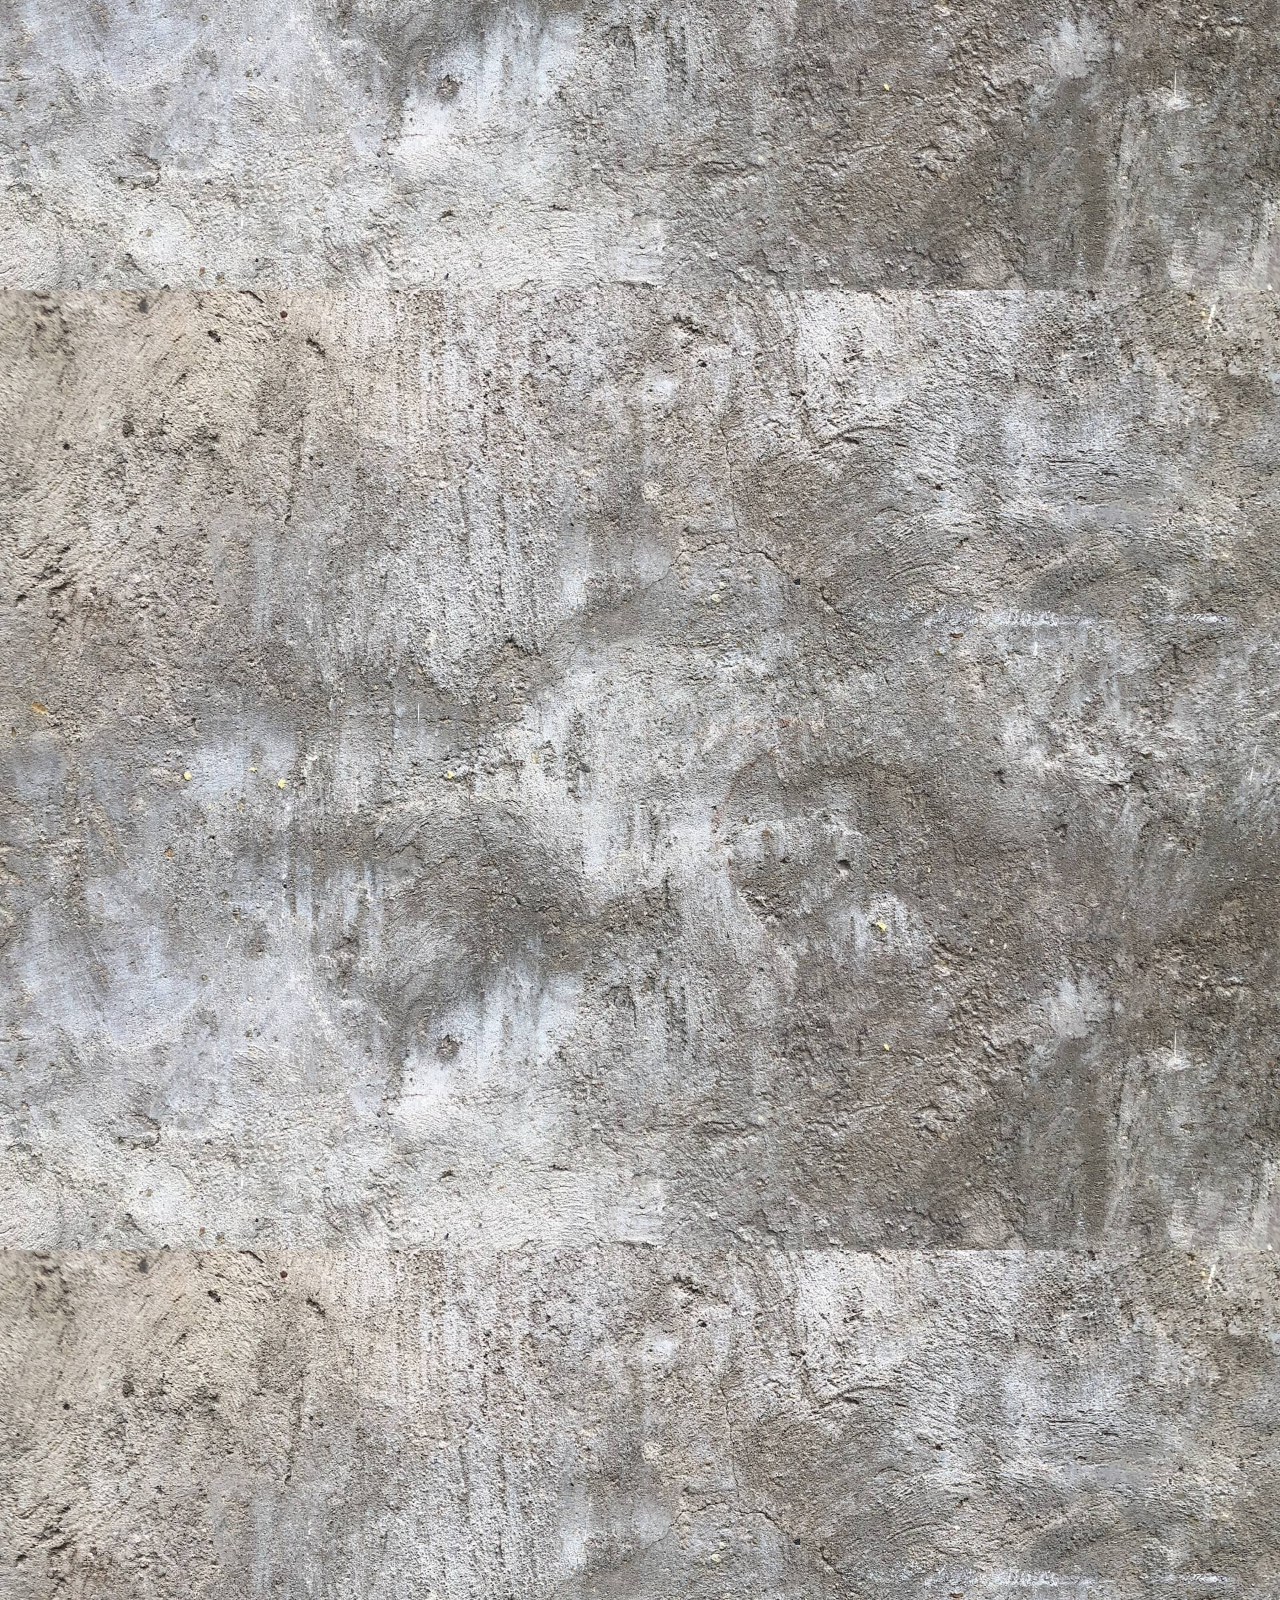
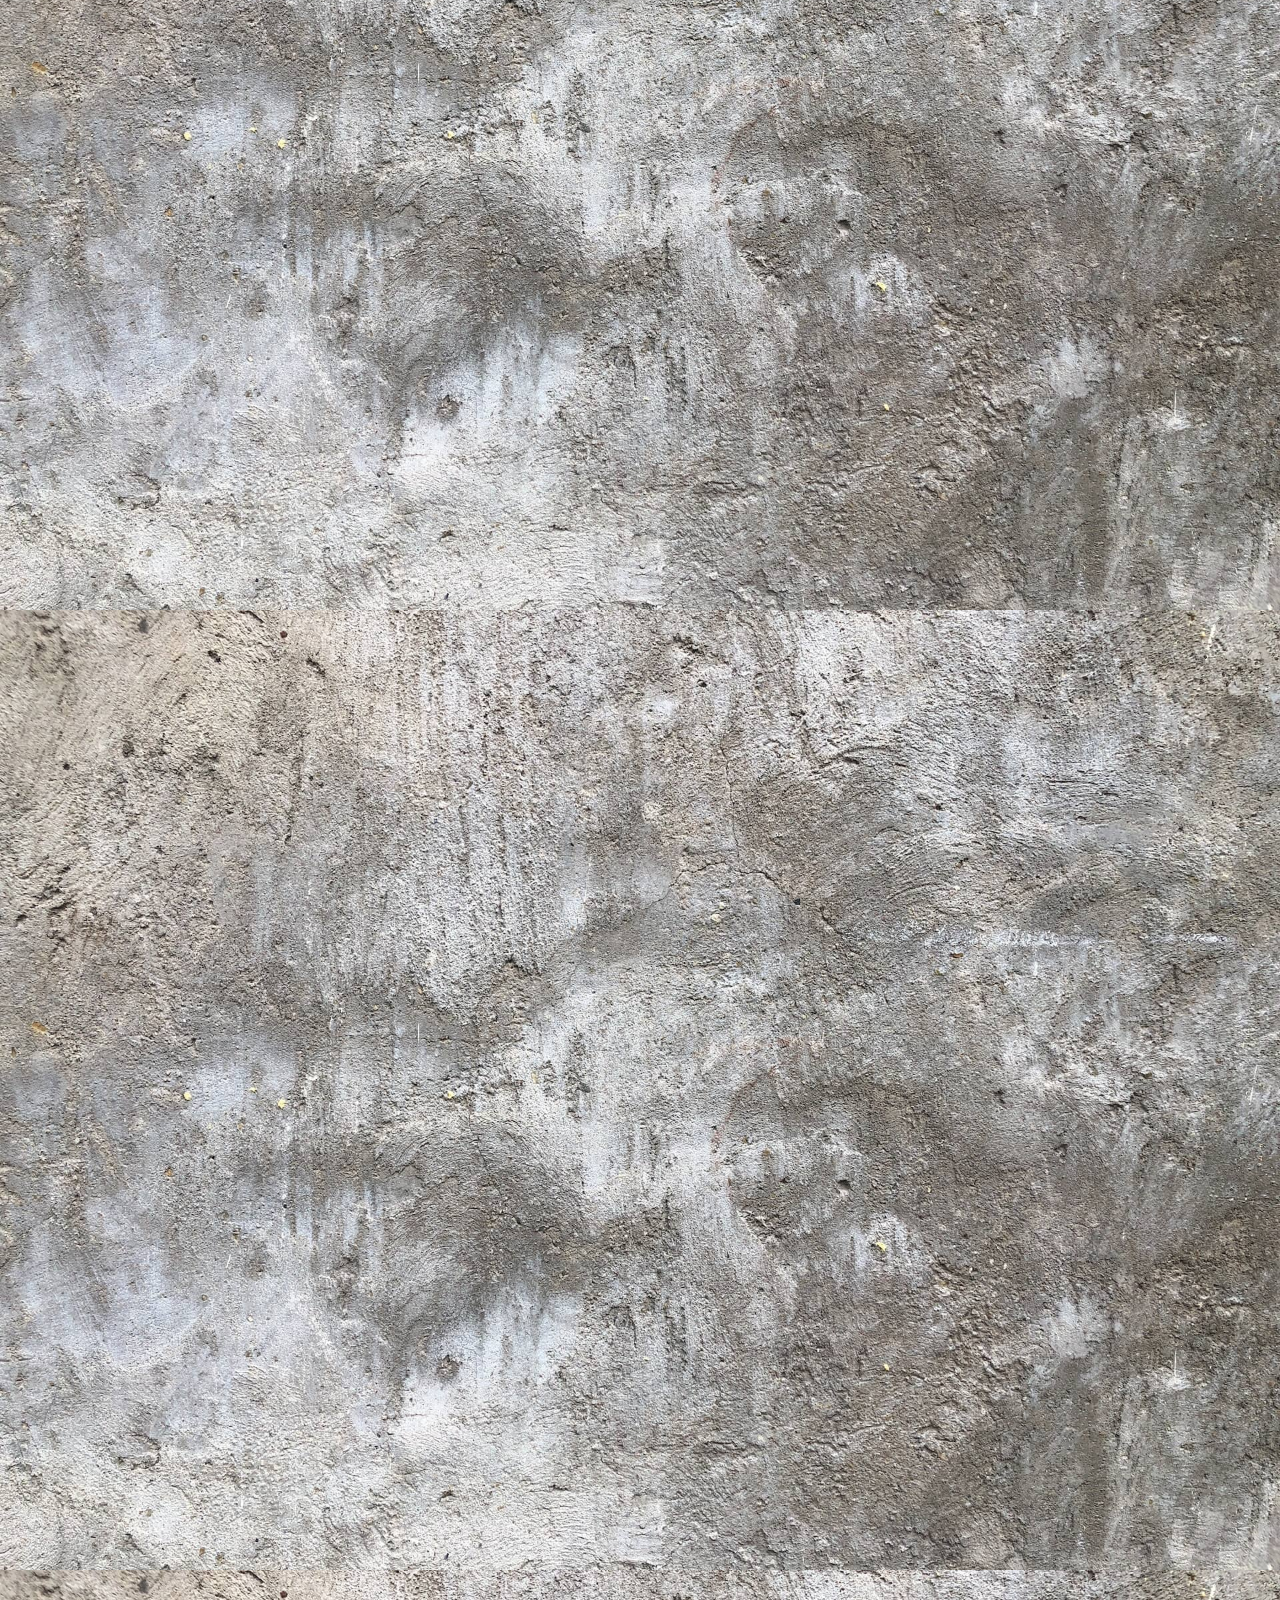
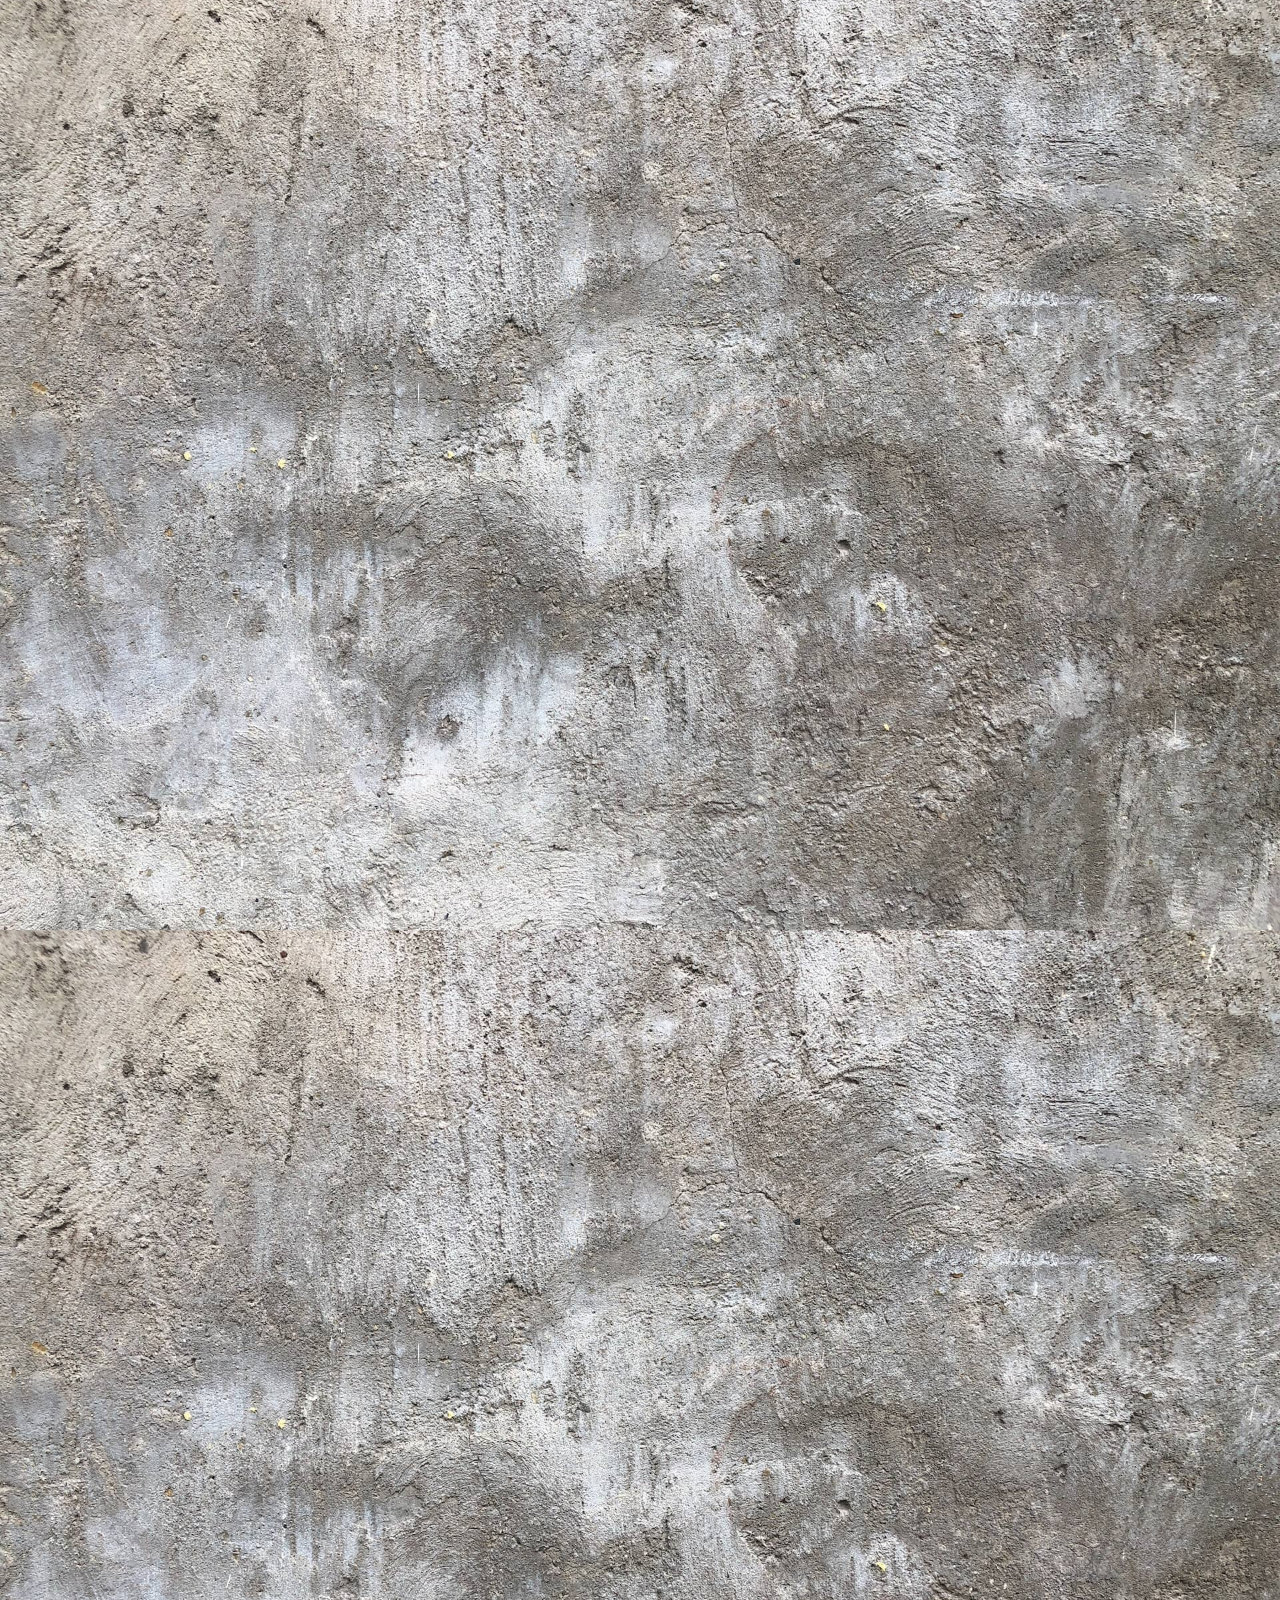
<file: Pages/hit-list/index.html>
<!DOCTYPE html>
<html lang="en">
<head>
	<meta charset="UTF-8">
	<meta http-equiv="X-UA-Compatible" content="IE=edge">
	<meta name="viewport" content="width=device-width, initial-scale=1.0">
	<title>Hit List</title>
	<link rel="preconnect" href="https://fonts.googleapis.com">
	<link rel="preconnect" href="https://fonts.gstatic.com" crossorigin>
	<link rel="stylesheet" href="https://fonts.googleapis.com/css2?family=Alegreya&family=Finger+Paint&family=Martian+Mono:wght@100&family=Nanum+Pen+Script&display=swap">
	<link rel="stylesheet" href="Styles/main.css">
	<link rel="stylesheet" href="Styles/header.css">
	<link rel="stylesheet" href="Styles/photo.css">
	<link rel="stylesheet" href="Styles/clipboard.css">
	<link rel="stylesheet" href="Styles/toggle.css">
	<script type="module" src="Scripts/main.js"></script>
</head>
<body>
	<header></header>
	<div id="board" class="container">
		<div></div>
	</div>
	<div id="clipboard" class="container">
		<div>
			<h1></h1>
			<hr>
			<div id="evidence"></div>
			<hr>
			<span></span>
			<div id="ghosts"></div>
		</div>
	</div>
	<div id="view-clipboard"></div>
</body>
</html>
</file>
<file: hit-list/Styles/main.css>
html, body {
	margin: 0;
	padding: 0;
	width: 100vw;
	height: 100vh;
}
html {
	background-color: black;
	background-image: url(../Images/concrete.jpg);
	background-position: center;
	background-size: cover;
	box-shadow:
		inset 0 30vh 20vh -20vh black,
		inset 0 -30vh 20vh -20vh black,
		inset 30vw 0 20vw -20vw black,
		inset -30vw 0 20vw -20vw black;
	overflow: hidden;
}
button {
	padding: 0;
	margin: 0;
	border-radius: 10%;
	border: none;
	cursor: pointer;
	font: inherit;
}
hr {
	margin: 2% 0;
	border: none;
	border-top: 1px solid currentColor;
}
svg {
	display: block;
	fill: currentColor;
}
div.container {
	position: absolute;
	top: 0;
	bottom: 0;
	left: 0;
	right: 0;
	max-width: 90vw;
	max-height: 90vh;
	margin: auto;
	background-position: center;
	background-size: contain;
	background-repeat: no-repeat;
	filter: drop-shadow(0 0 10px black);
}
</file>
<file: hit-list/Styles/photo.css>
div#board { background-image: url(../Images/board.jpg); }
div#board > div {
	position: absolute;
	display: flex;
	flex-wrap: wrap;
	justify-content: space-evenly;
	align-items: center;
	top: 0;
	bottom: 0;
	left: 0;
	right: 0;
	max-width: 93.898717873%; /* (1639 - 100) / 1639 */
	max-height: 92.8977272727%; /* (1408 - 100) / 1408 */
	aspect-ratio: 1539 / 1308; /* (1639 - 100) / (1408 - 100) */
	margin: auto;
	box-sizing: border-box;
}
div.photo {
	display: flex;
	flex-direction: column;
	width: 15%;
	height: 22%;
	background-color: white;
	user-select: none;
	filter: drop-shadow(0 0.1rem 0.2rem black);
	transition-property: background-color, color, rotate, scale;
	transition-duration: 350ms;
	transition-timing-function: ease;
}
div.photo:hover {
	scale: 150%;
	rotate: 0deg !important;
	z-index: 1;
}
div.photo > div {
	position: relative;
	width: 90%;
	aspect-ratio: 1;
	margin: 5% 5% 0% 5%;
	flex-shrink: 0;
}
div.photo > div > img, div.photo > div > svg {
	position: absolute;
	width: 100%;
	aspect-ratio: 1;
}
div.photo > div > svg {
	color: red;
	font-family: 'Finger Paint', cursive;
	overflow: visible;
}
div.photo:not(:has(div > svg > text:empty)) {
	background-color: black;
	color: red;
}
div.photo > svg {
	font-family: 'Nanum Pen Script', cursive;
}
div.photo > div > div {
	position: absolute;
	display: flex;
	align-items: center;
	justify-content: space-evenly;
	width: 100%;
	height: 100%;
	opacity: 0;
	z-index: 1;
	transition: opacity 350ms ease;
}
div.photo:hover > div > div { opacity: 1; }
div.photo > div > div > button {
	width: 40%;
	font-family: 'Martian Mono', monospace;
	color: white;
	transition-property: background-color, border-color, color, scale;
	transition-duration: 100ms;
	transition-timing-function: ease;
}
div.photo > div > div > button:enabled:hover { color: black; }
div.photo > div > div > button:first-child { background-color: #f004; border: 1px solid #f00; }
div.photo > div > div > button:enabled:first-child:hover { background-color: #f00; }
div.photo > div > div > button:last-child { background-color: #0f04; border: 1px solid #0f0; }
div.photo > div > div > button:enabled:last-child:hover { background-color: #0f0; }
div.photo > div > div > button:enabled:active {
	background-color: white !important;
	border-color: white;
	scale: 90%;
}
div.photo > div > div > button:disabled {
	background-color: #0004;
	color: black;
	border-color: transparent;
	cursor: not-allowed;
}
</file>
<file: hit-list/Styles/clipboard.css>
div#clipboard {
	max-height: 95vh;
	max-width: 85vw;
	background-image: url(../Images/clipboard.png);
	translate: 0 100vh;
	pointer-events: none;
	transition: translate 750ms ease;
	z-index: 2;
}
div#clipboard::before {
	content: "";
	position: absolute;
	display: block;
	margin: auto;
	top: 0;
	bottom: 0;
	left: 0;
	right: 0;
	max-width: 100%;
	max-height: 100%;
	aspect-ratio: 704 / 994;
	transform: scaleY(2000%) translateY(47.5%);
	pointer-events: auto;
}
div#clipboard > div {
	position: absolute;
	margin: auto;
	top: 0;
	bottom: 0;
	left: 0;
	right: 0;
	max-width: 78.6931818182%; /* (654 - 100) / 704 */
	max-height: 75.8551307847%; /* (854 - 100) / 994 */
	aspect-ratio: 554 / 754; /* (654 - 100) / (854 - 100) */
	font-family: 'Alegreya', serif;
	pointer-events: auto;
}
div#evidence {
	display: grid;
	grid-template-columns: 1fr 1fr;
}
div#ghosts {
	display: grid;
	grid-template-columns: 1fr 1fr 1fr;
}
div#evidence > svg, div#ghosts > svg {
	overflow: visible;
	cursor: pointer;
	user-select: none;
}

div#view-clipboard {
	position: absolute;
	display: flex;
	justify-content: center;
	bottom: 0;
	left: 0;
	right: 0;
	height: 5vh;
	padding: 0 10%;
	font-family: 'Alegreya', serif;
	color: white;
	text-shadow: 0 1.75px 0 black;
	user-select: none;
}
div#view-clipboard::before {
	content: "";
	position: absolute;
	top: 100%;
	box-shadow:
		0 210px 200px 200px white,
		0 130px 120px 120px white,
		0 70px 60px 60px white,
		0 30px 20px 20px white;
	transition: box-shadow 750ms ease;
	z-index: -1;
}
div#view-clipboard > svg { transition: opacity 750ms ease; }
div#clipboard:has(~ #view-clipboard:hover), div#clipboard:hover { translate: 0; }
div#clipboard:hover ~ div#view-clipboard > svg, div#view-clipboard:hover > svg { opacity: 0; }
div#clipboard:hover ~ div#view-clipboard::before, div#view-clipboard:hover::before { box-shadow: none; }

div#ghosts.emf-level-5 > svg:not(.emf-level-5),
div#ghosts.dots-projector > svg:not(.dots-projector),
div#ghosts.fingerprints > svg:not(.fingerprints),
div#ghosts.ghost-orb > svg:not(.ghost-orb),
div#ghosts.ghost-writing > svg:not(.ghost-writing),
div#ghosts.spirit-box > svg:not(.spirit-box),
div#ghosts.freezing-temperatures > svg:not(.freezing-temperatures),
div#ghosts.-emf-level-5 > svg.emf-level-5,
div#ghosts.-dots-projector > svg.dots-projector,
div#ghosts.-fingerprints > svg.fingerprints,
div#ghosts.-ghost-orb > svg.ghost-orb,
div#ghosts.-ghost-writing > svg.ghost-writing,
div#ghosts.-spirit-box > svg.spirit-box,
div#ghosts.-freezing-temperatures > svg.freezing-temperatures {
	opacity: 15%;
}

div#ghosts.banshee > svg#banshee,
div#ghosts.banshee > svg#banshee,
div#ghosts.demon > svg#demon,
div#ghosts.deogen > svg#deogen,
div#ghosts.goryo > svg#goryo,
div#ghosts.hantu > svg#hantu,
div#ghosts.jinn > svg#jinn,
div#ghosts.mare > svg#mare,
div#ghosts.moroi > svg#moroi,
div#ghosts.myling > svg#myling,
div#ghosts.obake > svg#obake,
div#ghosts.oni > svg#oni,
div#ghosts.onryo > svg#onryo,
div#ghosts.phantom > svg#phantom,
div#ghosts.poltergeist > svg#poltergeist,
div#ghosts.raiju > svg#raiju,
div#ghosts.revenant > svg#revenant,
div#ghosts.shade > svg#shade,
div#ghosts.spirit > svg#spirit,
div#ghosts.thaye > svg#thaye,
div#ghosts.the-mimic > svg#the-mimic,
div#ghosts.the-twins > svg#the-twins,
div#ghosts.wraith > svg#wraith,
div#ghosts.yokai > svg#yokai,
div#ghosts.yurei > svg#yurei {
	color: red;
}
</file>
<file: Pages/hit-list/Styles/main.css>
html, body {
	margin: 0;
	padding: 0;
	width: 100vw;
	height: 100vh;
}
html {
	background-color: black;
	background-image: url(../Images/concrete.jpg);
	background-position: center;
	background-size: cover;
	box-shadow:
		inset 0 30vh 20vh -20vh black,
		inset 0 -30vh 20vh -20vh black,
		inset 30vw 0 20vw -20vw black,
		inset -30vw 0 20vw -20vw black;
	overflow: hidden;
}
button {
	padding: 0;
	margin: 0;
	border-radius: 10%;
	border: none;
	cursor: pointer;
	font: inherit;
}
hr {
	margin: 2% 0;
	border: none;
	border-top: 1px solid currentColor;
}
svg {
	display: block;
	fill: currentColor;
}
div.container {
	position: absolute;
	top: 0;
	bottom: 0;
	left: 0;
	right: 0;
	max-width: 90vw;
	max-height: 90vh;
	margin: auto;
	background-position: center;
	background-size: contain;
	background-repeat: no-repeat;
	filter: drop-shadow(0 0 10px black);
}
</file>
<file: Pages/hit-list/Styles/header.css>
header {
	position: absolute;
	display: flex;
	justify-content: flex-end;
	gap: 5px;
	margin: 5px;
	left: 0;
	right: 0;
	z-index: 1;
}
header > button {
	padding: 5px;
	width: 50px;
	height: 50px;
	background-color: #444;
	color: #ddd;
	box-shadow: 0 0 5px black;
	transition-property: background-color, color, scale;
	transition-duration: 100ms;
	transition-timing-function: ease;
}
header > button:hover {
	background-color: #666;
	color: white;
}
header > button:active {
	background-color: white !important;
	color: black !important;
	scale: 90%;
}
header > button.toggled {
	background-color: red;
	color: white;
}
</file>
<file: Pages/hit-list/Styles/photo.css>
div#board { background-image: url(../Images/board.jpg); }
div#board > div {
	position: absolute;
	display: flex;
	flex-wrap: wrap;
	justify-content: space-evenly;
	align-items: center;
	top: 0;
	bottom: 0;
	left: 0;
	right: 0;
	max-width: 93.898717873%; /* (1639 - 100) / 1639 */
	max-height: 92.8977272727%; /* (1408 - 100) / 1408 */
	aspect-ratio: 1539 / 1308; /* (1639 - 100) / (1408 - 100) */
	margin: auto;
	box-sizing: border-box;
}
div.photo {
	display: flex;
	flex-direction: column;
	width: 15%;
	height: 22%;
	background-color: white;
	user-select: none;
	filter: drop-shadow(0 0.1rem 0.2rem black);
	transition-property: background-color, color, rotate, scale;
	transition-duration: 350ms;
	transition-timing-function: ease;
}
div.photo:hover {
	scale: 150%;
	rotate: 0deg !important;
	z-index: 1;
}
div.photo > div {
	position: relative;
	width: 90%;
	aspect-ratio: 1;
	margin: 5% 5% 0% 5%;
	flex-shrink: 0;
}
div.photo > div > img, div.photo > div > svg {
	position: absolute;
	width: 100%;
	aspect-ratio: 1;
}
div.photo > div > svg {
	color: red;
	font-family: 'Finger Paint', cursive;
	overflow: visible;
}
div.photo:not(:has(div > svg > text:empty)) {
	background-color: black;
	color: red;
}
div.photo > svg {
	font-family: 'Nanum Pen Script', cursive;
}
div.photo > div > div {
	position: absolute;
	display: flex;
	align-items: center;
	justify-content: space-evenly;
	width: 100%;
	height: 100%;
	opacity: 0;
	z-index: 1;
	transition: opacity 350ms ease;
}
div.photo:hover > div > div { opacity: 1; }
div.photo > div > div > button {
	width: 40%;
	font-family: 'Martian Mono', monospace;
	color: white;
	transition-property: background-color, border-color, color, scale;
	transition-duration: 100ms;
	transition-timing-function: ease;
}
div.photo > div > div > button:enabled:hover { color: black; }
div.photo > div > div > button:first-child { background-color: #f004; border: 1px solid #f00; }
div.photo > div > div > button:enabled:first-child:hover { background-color: #f00; }
div.photo > div > div > button:last-child { background-color: #0f04; border: 1px solid #0f0; }
div.photo > div > div > button:enabled:last-child:hover { background-color: #0f0; }
div.photo > div > div > button:enabled:active {
	background-color: white !important;
	border-color: white;
	scale: 90%;
}
div.photo > div > div > button:disabled {
	background-color: #0004;
	color: black;
	border-color: transparent;
	cursor: not-allowed;
}
</file>
<file: Pages/hit-list/Styles/clipboard.css>
div#clipboard {
	max-height: 95vh;
	max-width: 85vw;
	background-image: url(../Images/clipboard.png);
	translate: 0 100vh;
	pointer-events: none;
	transition: translate 750ms ease;
	z-index: 2;
}
div#clipboard::before {
	content: "";
	position: absolute;
	display: block;
	margin: auto;
	top: 0;
	bottom: 0;
	left: 0;
	right: 0;
	max-width: 100%;
	max-height: 100%;
	aspect-ratio: 704 / 994;
	transform: scaleY(2000%) translateY(47.5%);
	pointer-events: auto;
}
div#clipboard > div {
	position: absolute;
	margin: auto;
	top: 0;
	bottom: 0;
	left: 0;
	right: 0;
	max-width: 78.6931818182%; /* (654 - 100) / 704 */
	max-height: 75.8551307847%; /* (854 - 100) / 994 */
	aspect-ratio: 554 / 754; /* (654 - 100) / (854 - 100) */
	font-family: 'Alegreya', serif;
	pointer-events: auto;
}
div#evidence {
	display: grid;
	grid-template-columns: 1fr 1fr;
}
div#ghosts {
	display: grid;
	grid-template-columns: 1fr 1fr 1fr;
}
div#evidence > svg, div#ghosts > svg {
	overflow: visible;
	cursor: pointer;
	user-select: none;
}

div#view-clipboard {
	position: absolute;
	display: flex;
	justify-content: center;
	bottom: 0;
	left: 0;
	right: 0;
	height: 5vh;
	padding: 0 10%;
	font-family: 'Alegreya', serif;
	color: white;
	text-shadow: 0 1.75px 0 black;
	user-select: none;
}
div#view-clipboard::before {
	content: "";
	position: absolute;
	top: 100%;
	box-shadow:
		0 210px 200px 200px white,
		0 130px 120px 120px white,
		0 70px 60px 60px white,
		0 30px 20px 20px white;
	transition: box-shadow 750ms ease;
	z-index: -1;
}
div#view-clipboard > svg { transition: opacity 750ms ease; }
div#clipboard:has(~ #view-clipboard:hover), div#clipboard:hover { translate: 0; }
div#clipboard:hover ~ div#view-clipboard > svg, div#view-clipboard:hover > svg { opacity: 0; }
div#clipboard:hover ~ div#view-clipboard::before, div#view-clipboard:hover::before { box-shadow: none; }

div#ghosts.emf-level-5 > svg:not(.emf-level-5),
div#ghosts.dots-projector > svg:not(.dots-projector),
div#ghosts.fingerprints > svg:not(.fingerprints),
div#ghosts.ghost-orb > svg:not(.ghost-orb),
div#ghosts.ghost-writing > svg:not(.ghost-writing),
div#ghosts.spirit-box > svg:not(.spirit-box),
div#ghosts.freezing-temperatures > svg:not(.freezing-temperatures),
div#ghosts.-emf-level-5 > svg.emf-level-5,
div#ghosts.-dots-projector > svg.dots-projector,
div#ghosts.-fingerprints > svg.fingerprints,
div#ghosts.-ghost-orb > svg.ghost-orb,
div#ghosts.-ghost-writing > svg.ghost-writing,
div#ghosts.-spirit-box > svg.spirit-box,
div#ghosts.-freezing-temperatures > svg.freezing-temperatures {
	opacity: 15%;
}

div#ghosts.banshee > svg#banshee,
div#ghosts.banshee > svg#banshee,
div#ghosts.demon > svg#demon,
div#ghosts.deogen > svg#deogen,
div#ghosts.goryo > svg#goryo,
div#ghosts.hantu > svg#hantu,
div#ghosts.jinn > svg#jinn,
div#ghosts.mare > svg#mare,
div#ghosts.moroi > svg#moroi,
div#ghosts.myling > svg#myling,
div#ghosts.obake > svg#obake,
div#ghosts.oni > svg#oni,
div#ghosts.onryo > svg#onryo,
div#ghosts.phantom > svg#phantom,
div#ghosts.poltergeist > svg#poltergeist,
div#ghosts.raiju > svg#raiju,
div#ghosts.revenant > svg#revenant,
div#ghosts.shade > svg#shade,
div#ghosts.spirit > svg#spirit,
div#ghosts.thaye > svg#thaye,
div#ghosts.the-mimic > svg#the-mimic,
div#ghosts.the-twins > svg#the-twins,
div#ghosts.wraith > svg#wraith,
div#ghosts.yokai > svg#yokai,
div#ghosts.yurei > svg#yurei {
	color: red;
}
</file>
<file: Pages/hit-list/Styles/toggle.css>
/* Toggle animation */
html.no-animation *,
html.no-animation *::before,
html.no-animation *::after {
	transition: none !important;
}

/* Toggle board-only mode */
html.board-only div#board {
	max-width: 100vw;
	max-height: 100vh;
}
html.board-only div#view-clipboard { display: none; }
html.board-only header {
	transition: opacity 3s ease;
	opacity: 0;
}
html.board-only header:hover {
	transition: opacity 500ms ease;
	opacity: 100%;
}
</file>
